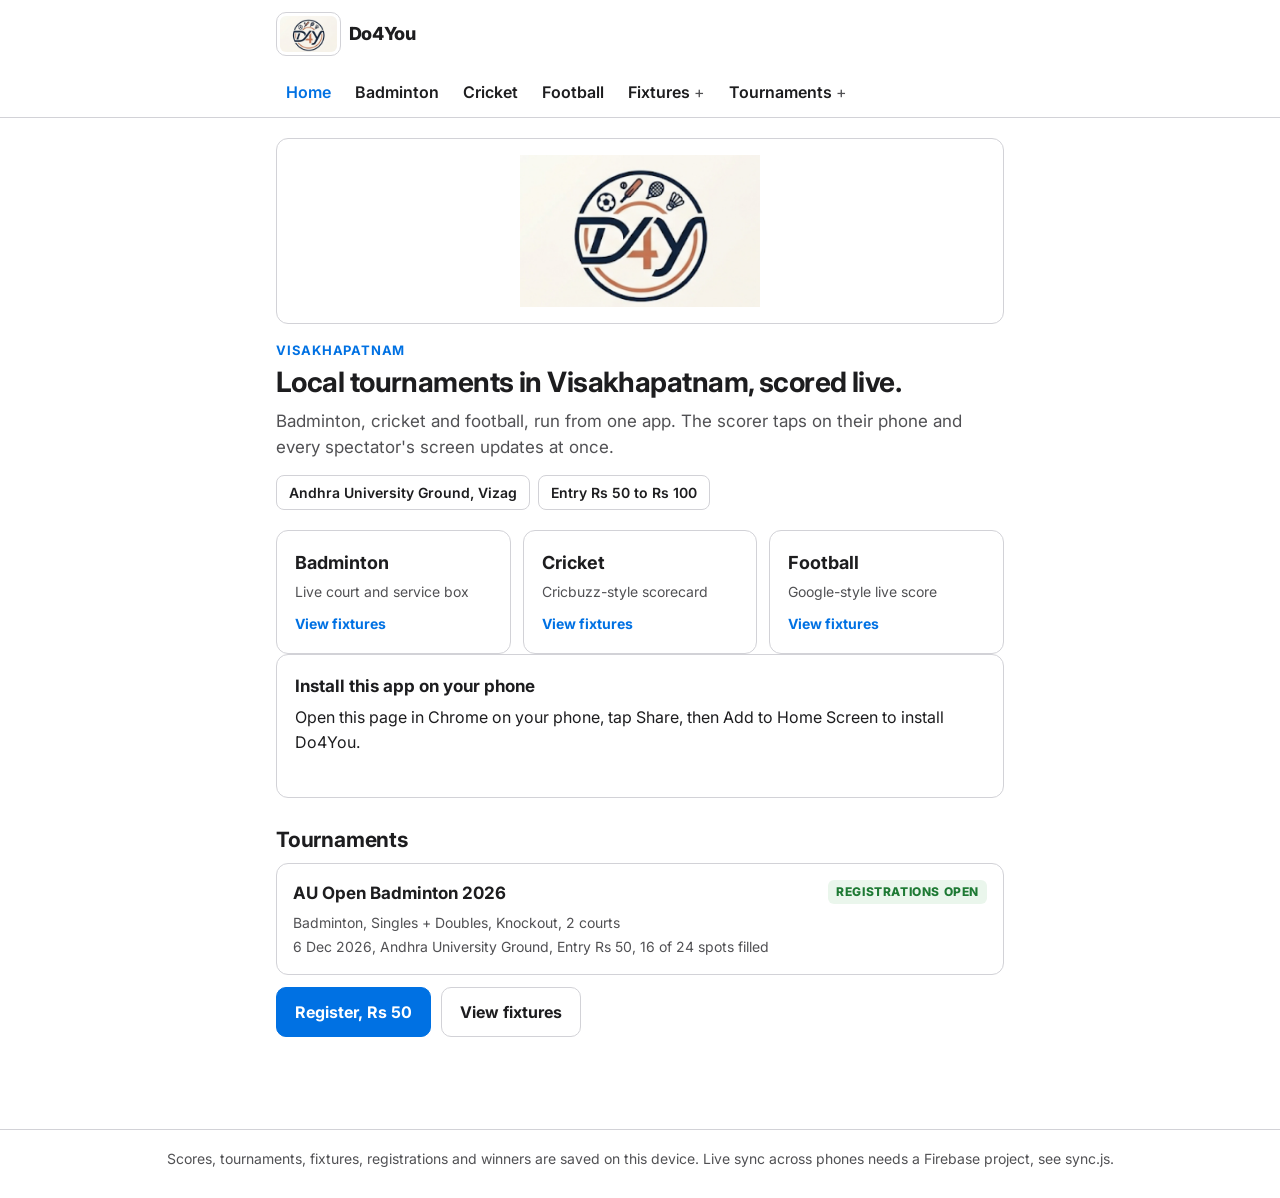
<file: index.html>
<!DOCTYPE html>
<html lang="en">
<head>
<meta charset="utf-8">
<meta name="viewport" content="width=device-width, initial-scale=1">
<link rel="manifest" href="manifest.json">
<meta name="theme-color" content="#0071E3">
<meta name="mobile-web-app-capable" content="yes">
<meta name="apple-mobile-web-app-capable" content="yes">
<meta name="apple-mobile-web-app-title" content="Do4You">
<link rel="apple-touch-icon" href="icon-192.png">
<link rel="icon" href="icon-192.png">
<title>Home, Do4You</title>
<link rel="preconnect" href="https://fonts.googleapis.com">
<link rel="preconnect" href="https://fonts.gstatic.com" crossorigin>
<link href="https://fonts.googleapis.com/css2?family=Inter:wght@400;600;700;800&display=swap" rel="stylesheet">
<link rel="stylesheet" href="style.css">
</head>
<body>
<header class="site-header">
  <div class="header-inner">
    <a class="brand" href="index.html"><img src="logo.png" alt="" class="brand-mark"> Do4You</a>
    <button class="menu-btn" id="menuBtn" type="button">Menu</button>
  </div>
  <nav class="site-nav" id="siteNav">
    <a href="index.html" class="active">Home</a>
    <a href="badminton-fixtures.html">Badminton</a>
    <a href="cricket-fixtures.html">Cricket</a>
    <a href="football-fixtures.html">Football</a>
    <details class="nav-drop">
      <summary>Fixtures</summary>
      <div class="nav-drop-menu">
        <a href="badminton-fixtures.html">Badminton Fixtures</a>
        <a href="cricket-fixtures.html">Cricket Fixtures</a>
        <a href="football-fixtures.html">Football Fixtures</a>
      </div>
    </details>
    <details class="nav-drop nav-tournaments">
      <summary>Tournaments</summary>
      <div class="nav-drop-menu">
        <a href="badminton-tournaments.html">Badminton Tournaments</a>
        <a href="cricket-tournaments.html">Cricket Tournaments</a>
        <a href="football-tournaments.html">Football Tournaments</a>
      </div>
    </details>
    <a href="join-tournament.html" class="nav-player">Join Tournament</a>
    <a href="my-team.html" class="nav-player">My Team</a>
    <span class="nav-user hidden" id="navUser"><span id="navUserText"></span> <button type="button" id="navLogout">Log out</button></span>
  </nav>
</header>

<main class="page">
  <div class="page-head">
    <div class="logo-card"><img src="logo.png" alt="Do4You" class="logo-lockup"></div>
    <p class="eyebrow">Visakhapatnam</p>
    <h1>Local tournaments in Visakhapatnam, scored live.</h1>
    <p class="lead">Badminton, cricket and football, run from one app. The scorer taps on their phone and every spectator's screen updates at once.</p>
    <div class="chip-row">
      <span class="chip">Andhra University Ground, Vizag</span>
      <span class="chip">Entry Rs 50 to Rs 100</span>
    </div>
  </div>

  <div class="sport-grid">
    <a class="sport-card" href="badminton-fixtures.html">
      <h3>Badminton</h3>
      <p>Live court and service box</p>
      <span class="go">View fixtures</span>
    </a>
    <a class="sport-card" href="cricket-fixtures.html">
      <h3>Cricket</h3>
      <p>Cricbuzz-style scorecard</p>
      <span class="go">View fixtures</span>
    </a>
    <a class="sport-card" href="football-fixtures.html">
      <h3>Football</h3>
      <p>Google-style live score</p>
      <span class="go">View fixtures</span>
    </a>
  </div>

  <div class="card player-only hidden" id="playerHomeCard">
    <h3>Your tournaments</h3>
    <p>Join a tournament with its Tournament ID, then create your team and add your players.</p>
    <div class="btn-row">
      <a class="btn" href="join-tournament.html">Join a tournament</a>
      <a class="btn btn-secondary" href="my-team.html">My team</a>
    </div>
    <div id="playerJoinedList"></div>
  </div>

  <div class="card" id="installHint">
    <h3>Install this app on your phone</h3>
    <p id="installNote">Open this page in Chrome on your phone, tap Share, then Add to Home Screen to install Do4You.</p>
    <div class="btn-row">
      <button class="btn hidden" type="button" id="installBtn">Install app</button>
    </div>
  </div>

  <div id="homeTournaments"></div>

  <h2>Tournaments</h2>
  <div class="row-item">
    <div class="row-main">
      <h3>AU Open Badminton 2026</h3>
      <p>Badminton, Singles + Doubles, Knockout, 2 courts</p>
      <p>6 Dec 2026, Andhra University Ground, Entry Rs 50, 16 of 24 spots filled</p>
    </div>
    <span class="tag tag-open">REGISTRATIONS OPEN</span>
  </div>
  <div class="btn-row">
    <a class="btn" href="badminton-tournaments.html">Register, Rs 50</a>
    <a class="btn btn-secondary" href="badminton-fixtures.html">View fixtures</a>
  </div>
</main>

<footer>Scores, tournaments, fixtures, registrations and winners are saved on this device. Live sync across phones needs a Firebase project, see sync.js.</footer>
<script src="firebase-config.js"></script>
<script src="sync.js"></script>
<script src="app.js"></script>
</body>
</html>
</file>
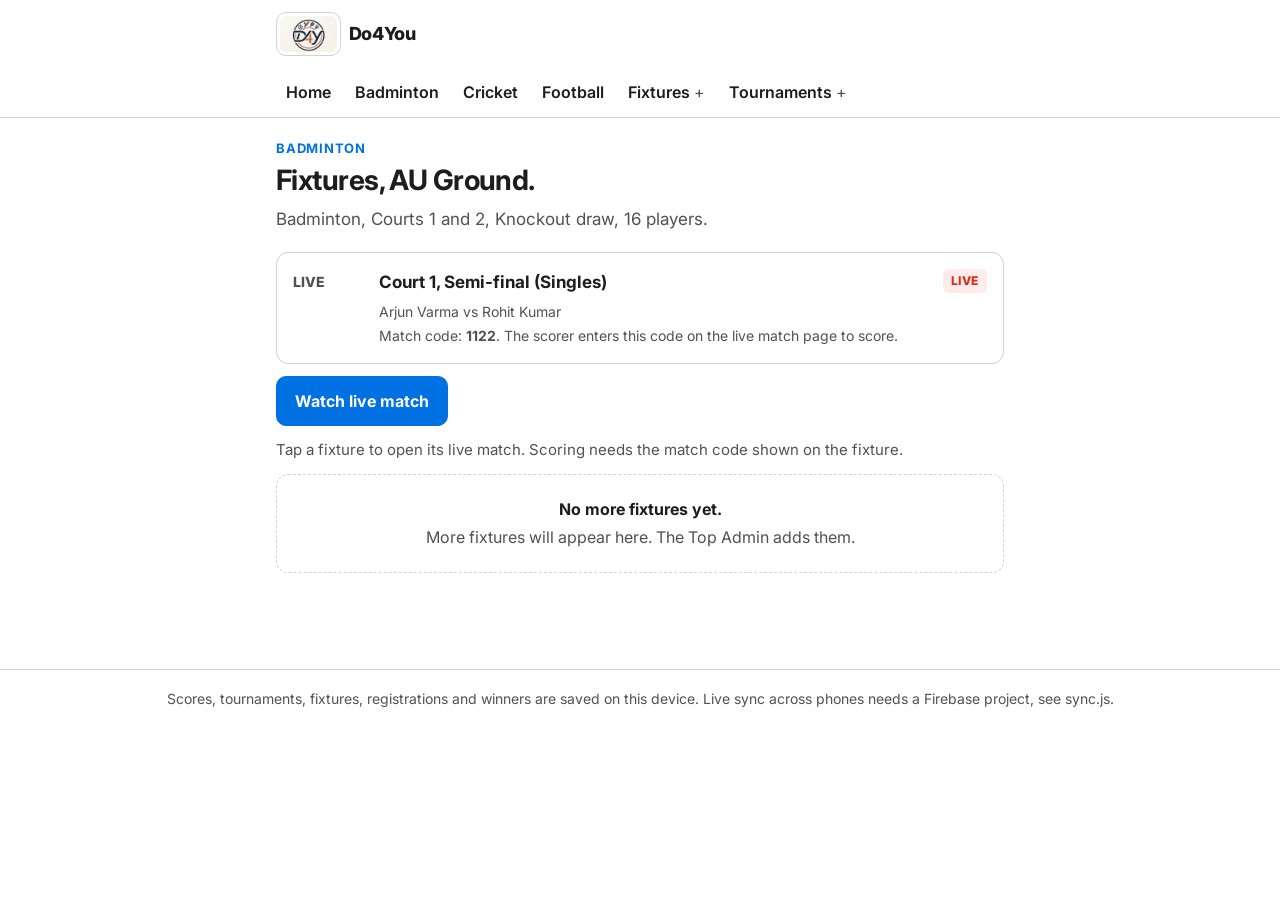
<file: badminton-fixtures.html>
<!DOCTYPE html>
<html lang="en">
<head>
<meta charset="utf-8">
<meta name="viewport" content="width=device-width, initial-scale=1">
<link rel="manifest" href="manifest.json">
<meta name="theme-color" content="#0071E3">
<meta name="mobile-web-app-capable" content="yes">
<meta name="apple-mobile-web-app-capable" content="yes">
<meta name="apple-mobile-web-app-title" content="Do4You">
<link rel="apple-touch-icon" href="icon-192.png">
<link rel="icon" href="icon-192.png">
<title>Badminton Fixtures, Do4You</title>
<link rel="preconnect" href="https://fonts.googleapis.com">
<link rel="preconnect" href="https://fonts.gstatic.com" crossorigin>
<link href="https://fonts.googleapis.com/css2?family=Inter:wght@400;600;700;800&display=swap" rel="stylesheet">
<link rel="stylesheet" href="style.css">
</head>
<body>
<header class="site-header">
  <div class="header-inner">
    <a class="brand" href="index.html"><img src="logo.png" alt="" class="brand-mark"> Do4You</a>
    <button class="menu-btn" id="menuBtn" type="button">Menu</button>
  </div>
  <nav class="site-nav" id="siteNav">
    <a href="index.html">Home</a>
    <a href="badminton-fixtures.html">Badminton</a>
    <a href="cricket-fixtures.html">Cricket</a>
    <a href="football-fixtures.html">Football</a>
    <details class="nav-drop">
      <summary>Fixtures</summary>
      <div class="nav-drop-menu">
        <a href="badminton-fixtures.html">Badminton Fixtures</a>
        <a href="cricket-fixtures.html">Cricket Fixtures</a>
        <a href="football-fixtures.html">Football Fixtures</a>
      </div>
    </details>
    <details class="nav-drop nav-tournaments">
      <summary>Tournaments</summary>
      <div class="nav-drop-menu">
        <a href="badminton-tournaments.html">Badminton Tournaments</a>
        <a href="cricket-tournaments.html">Cricket Tournaments</a>
        <a href="football-tournaments.html">Football Tournaments</a>
      </div>
    </details>
    <a href="join-tournament.html" class="nav-player">Join Tournament</a>
    <a href="my-team.html" class="nav-player">My Team</a>
    <span class="nav-user hidden" id="navUser"><span id="navUserText"></span> <button type="button" id="navLogout">Log out</button></span>
  </nav>
</header>

<main class="page" data-sport="badminton">
  <div class="page-head">
    <p class="eyebrow">Badminton</p>
    <h1>Fixtures, AU Ground.</h1>
    <p class="lead">Badminton, Courts 1 and 2, Knockout draw, 16 players.</p>
  </div>

  <a class="row-item row-link" href="badminton-live.html" data-sport="badminton" data-match-id="bm-example" data-match-code="1122">
    <div class="row-time">LIVE</div>
    <div class="row-main">
      <h3>Court 1, Semi-final (Singles)</h3>
      <p>Arjun Varma vs Rohit Kumar</p>
      <p>Match code: <strong>1122</strong>. The scorer enters this code on the live match page to score.</p>
    </div>
    <span class="tag tag-live">LIVE</span>
  </a>
  <div class="btn-row">
    <a class="btn" href="badminton-live.html">Watch live match</a>
  </div>
  <p class="meta">Tap a fixture to open its live match. Scoring needs the match code shown on the fixture.</p>
  <p class="meta hidden" id="fixtureWinner"></p>

  <div id="generatedFixtures"></div>

  <div class="empty">
    <strong>No more fixtures yet.</strong>
    More fixtures will appear here. The Top Admin adds them.
  </div>
</main>

<footer>Scores, tournaments, fixtures, registrations and winners are saved on this device. Live sync across phones needs a Firebase project, see sync.js.</footer>
<script src="firebase-config.js"></script>
<script src="sync.js"></script>
<script src="app.js"></script>
</body>
</html>
</file>
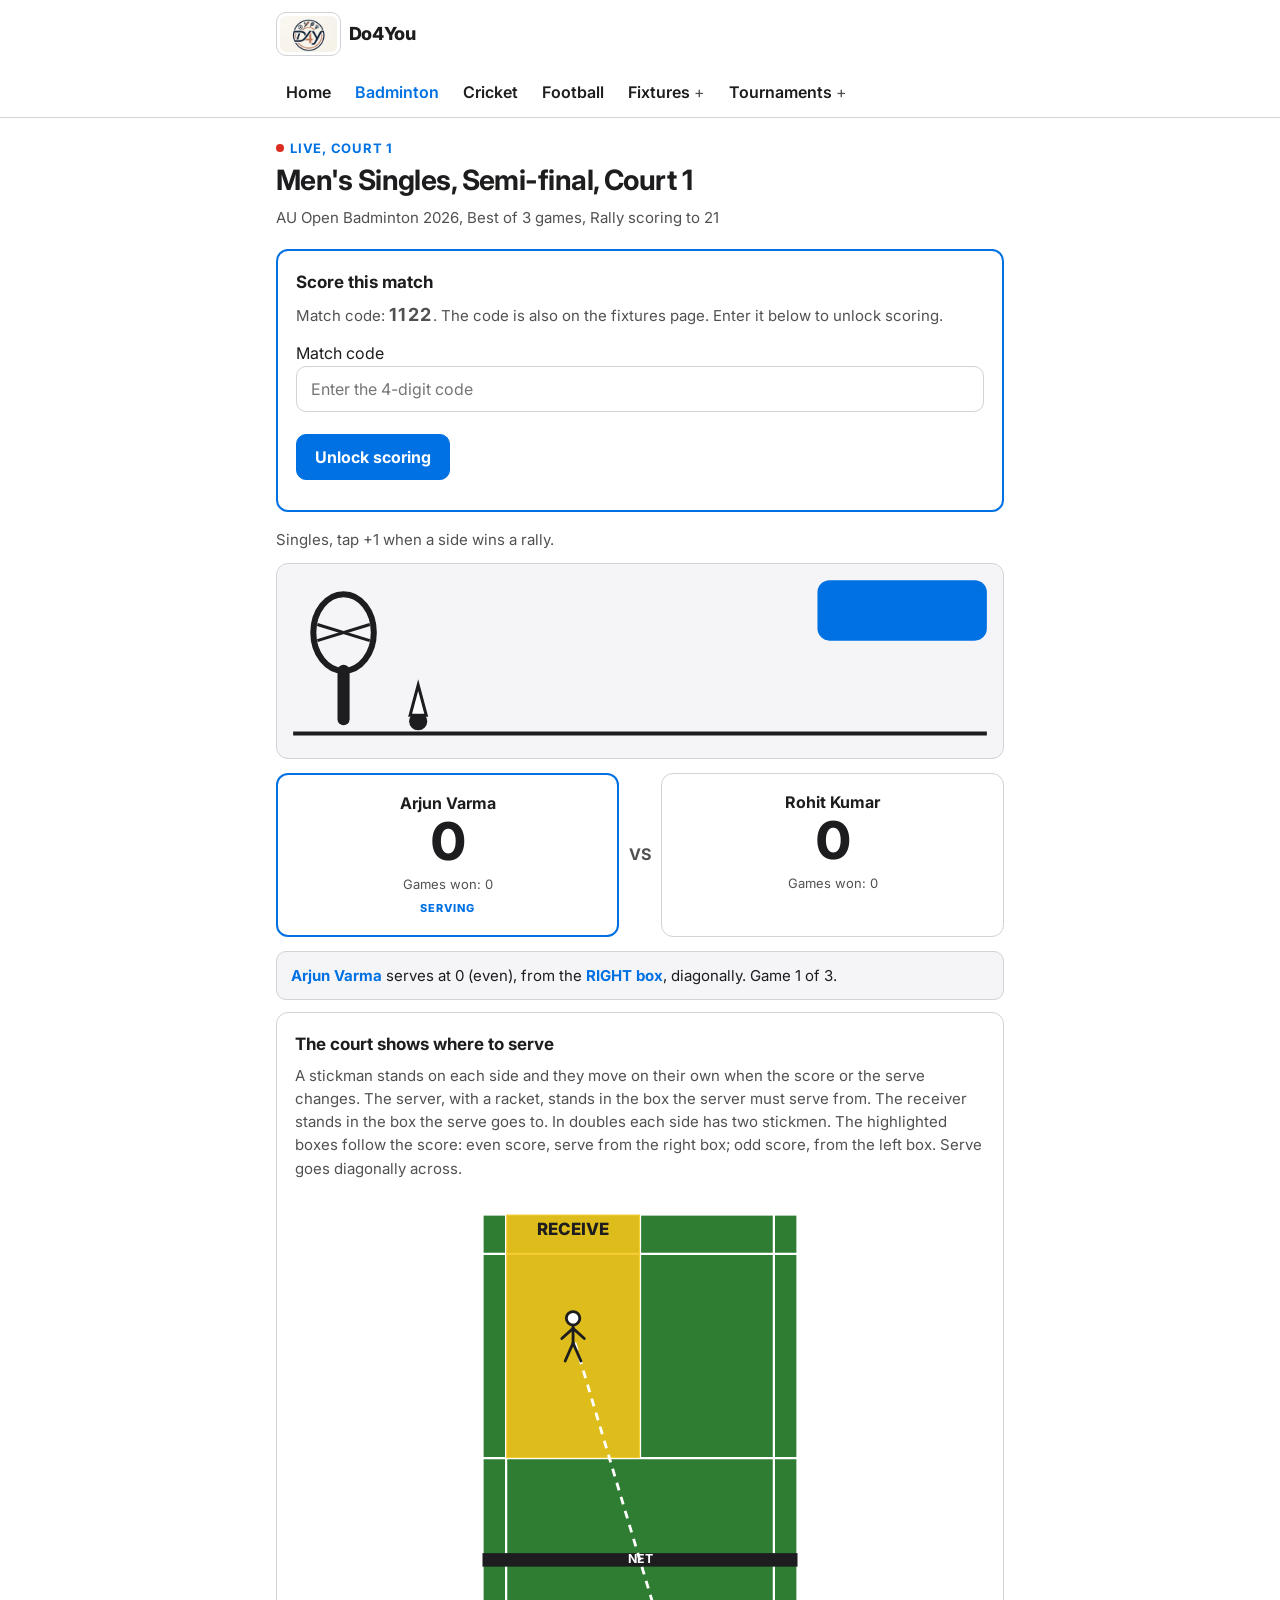
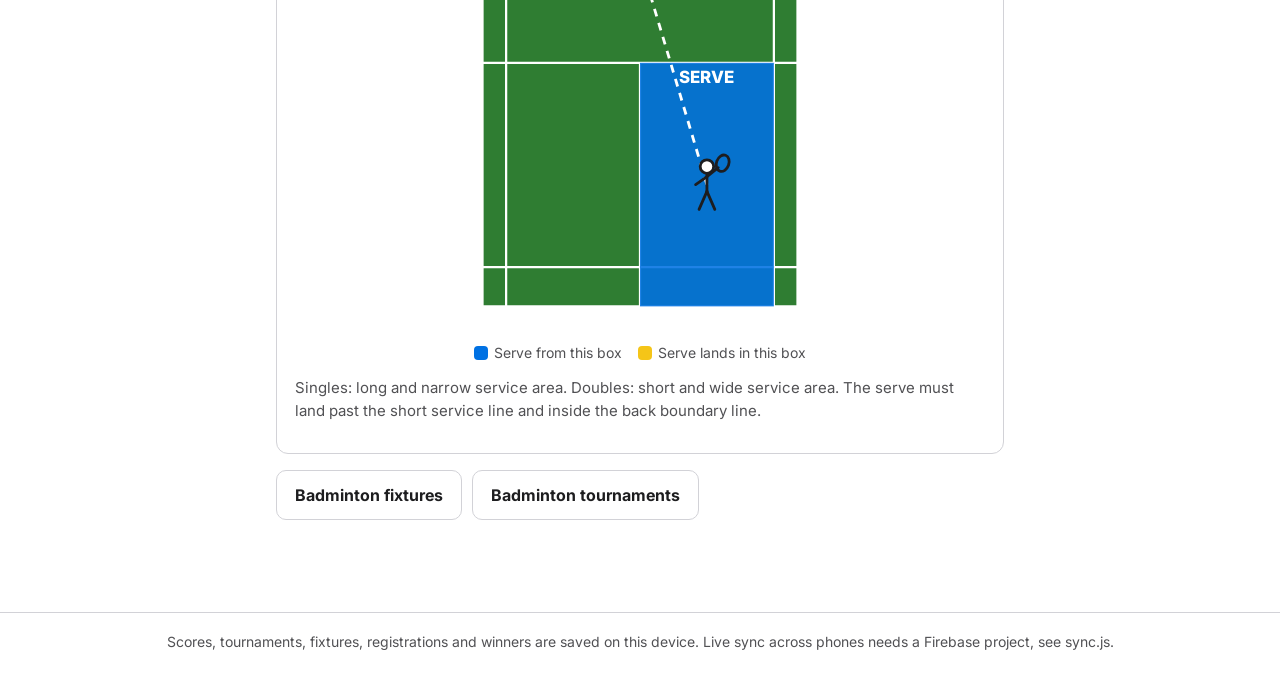
<file: badminton-live.html>
<!DOCTYPE html>
<html lang="en">
<head>
<meta charset="utf-8">
<meta name="viewport" content="width=device-width, initial-scale=1">
<link rel="manifest" href="manifest.json">
<meta name="theme-color" content="#0071E3">
<meta name="mobile-web-app-capable" content="yes">
<meta name="apple-mobile-web-app-capable" content="yes">
<meta name="apple-mobile-web-app-title" content="Do4You">
<link rel="apple-touch-icon" href="icon-192.png">
<link rel="icon" href="icon-192.png">
<title>Badminton Live, Do4You</title>
<link rel="preconnect" href="https://fonts.googleapis.com">
<link rel="preconnect" href="https://fonts.gstatic.com" crossorigin>
<link href="https://fonts.googleapis.com/css2?family=Inter:wght@400;600;700;800&display=swap" rel="stylesheet">
<link rel="stylesheet" href="style.css">
</head>
<body>
<header class="site-header">
  <div class="header-inner">
    <a class="brand" href="index.html"><img src="logo.png" alt="" class="brand-mark"> Do4You</a>
    <button class="menu-btn" id="menuBtn" type="button">Menu</button>
  </div>
  <nav class="site-nav" id="siteNav">
    <a href="index.html">Home</a>
    <a href="badminton-fixtures.html" class="active">Badminton</a>
    <a href="cricket-fixtures.html">Cricket</a>
    <a href="football-fixtures.html">Football</a>
    <details class="nav-drop">
      <summary>Fixtures</summary>
      <div class="nav-drop-menu">
        <a href="badminton-fixtures.html">Badminton Fixtures</a>
        <a href="cricket-fixtures.html">Cricket Fixtures</a>
        <a href="football-fixtures.html">Football Fixtures</a>
      </div>
    </details>
    <details class="nav-drop nav-tournaments">
      <summary>Tournaments</summary>
      <div class="nav-drop-menu">
        <a href="badminton-tournaments.html">Badminton Tournaments</a>
        <a href="cricket-tournaments.html">Cricket Tournaments</a>
        <a href="football-tournaments.html">Football Tournaments</a>
      </div>
    </details>
    <a href="join-tournament.html" class="nav-player">Join Tournament</a>
    <a href="my-team.html" class="nav-player">My Team</a>
    <span class="nav-user hidden" id="navUser"><span id="navUserText"></span> <button type="button" id="navLogout">Log out</button></span>
  </nav>
</header>

<main class="page">
  <div class="page-head">
    <p class="eyebrow"><span class="dot"></span>Live, Court 1</p>
    <h1 id="bmMatchTitle">Men's Singles, Semi-final, Court 1</h1>
    <p class="meta">AU Open Badminton 2026, Best of 3 games, Rally scoring to 21</p>
  </div>

  <div class="card code-box scorer-only" id="bmCodeBox">
    <h3>Score this match</h3>
    <p class="meta code-shown">Match code: <strong id="bmCodeShown">1122</strong>. The code is also on the fixtures page. Enter it below to unlock scoring.</p>
    <label for="bmCodeInput">Match code</label>
    <input type="text" id="bmCodeInput" inputmode="numeric" placeholder="Enter the 4-digit code" autocomplete="off">
    <div class="btn-row"><button type="button" class="btn" id="bmCodeBtn">Unlock scoring</button></div>
    <p class="code-msg hidden" id="bmCodeMsg"></p>
  </div>
  <p class="note hidden" id="bmCodeUnlocked">Scoring unlocked for this match.</p>

  <div class="toggle-row scorer-only">
    <button type="button" class="toggle-btn on" id="bmSinglesBtn">Singles</button>
    <button type="button" class="toggle-btn" id="bmDoublesBtn">Doubles</button>
  </div>
  <p class="meta"><span id="bmModeLabel">Singles</span>, tap +1 when a side wins a rally.</p>

  <div class="anim-stage" id="bmAnimStage" aria-hidden="true">
    <svg class="anim-svg" viewBox="0 0 360 96" role="img" aria-label="Badminton point animation">
      <line x1="8" y1="84" x2="352" y2="84" stroke="#1D1D1F" stroke-width="2"></line>
      <g id="bmRacket">
        <rect x="30" y="50" width="6" height="30" rx="3" fill="#1D1D1F"></rect>
        <ellipse cx="33" cy="34" rx="15" ry="19" fill="none" stroke="#1D1D1F" stroke-width="3"></ellipse>
        <line x1="20" y1="30" x2="46" y2="38" stroke="#1D1D1F" stroke-width="1.5"></line>
        <line x1="20" y1="38" x2="46" y2="30" stroke="#1D1D1F" stroke-width="1.5"></line>
      </g>
      <g id="bmCock">
        <circle cx="70" cy="78" r="4.5" fill="#1D1D1F"></circle>
        <polygon points="66,75 74,75 70,60" fill="#FFFFFF" stroke="#1D1D1F" stroke-width="1.5"></polygon>
      </g>
      <rect x="268" y="8" width="84" height="30" rx="6" fill="#0071E3"></rect>
      <text id="bmBoardText" x="310" y="29" fill="#FFFFFF" font-size="16" font-weight="800" text-anchor="middle">+1</text>
    </svg>
  </div>

  <div class="scoreboard">
    <div class="player-card serving" id="bmCardA">
      <div class="player-name" id="bmNameA">Arjun Varma</div>
      <div class="player-score" id="bmScoreA">0</div>
      <div class="player-sub" id="bmGamesA">Games won: 0</div>
      <div class="serve-tag" id="bmServeA">SERVING</div>
    </div>
    <div class="vs">VS</div>
    <div class="player-card" id="bmCardB">
      <div class="player-name" id="bmNameB">Rohit Kumar</div>
      <div class="player-score" id="bmScoreB">0</div>
      <div class="player-sub" id="bmGamesB">Games won: 0</div>
      <div class="serve-tag" id="bmServeB" style="visibility:hidden">SERVING</div>
    </div>
  </div>

  <p class="serve-line" id="bmServeLine"></p>
  <p class="toast hidden" id="bmResult"></p>
  <div class="success-box hidden" id="bmWinnerBanner"></div>

  <div class="btn-row scorer-only">
    <button type="button" class="btn" id="bmPlusA">+1 Arjun</button>
    <button type="button" class="btn" id="bmPlusB">+1 Rohit</button>
  </div>
  <div class="btn-row scorer-only">
    <button type="button" class="btn btn-secondary" id="bmUndo">Undo last point</button>
    <button type="button" class="btn btn-secondary" id="bmFinish">Finish match</button>
  </div>
  <p class="note hidden" id="watchNote">You are watching as a Player. Log in as Admin / Scorer to score this match.</p>

  <div class="card topadmin-only hidden" id="bmAnnounce">
    <h3>Announce the winner, Top Admin only</h3>
    <p class="meta">Shown after the match is finished. The winner shows on this match page, the fixtures page and the tournament page.</p>
    <label for="bmWinnerSelect">Winner</label>
    <select id="bmWinnerSelect"></select>
    <div class="btn-row">
      <button type="button" class="btn" id="bmAnnounceBtn">Announce winner</button>
    </div>
    <p class="toast hidden" id="bmAnnounceMsg"></p>
  </div>

  <div class="card">
    <h3>The court shows where to serve</h3>
    <p class="meta">A stickman stands on each side and they move on their own when the score or the serve changes. The server, with a racket, stands in the box the server must serve from. The receiver stands in the box the serve goes to. In doubles each side has two stickmen. The highlighted boxes follow the score: even score, serve from the right box; odd score, from the left box. Serve goes diagonally across.</p>
    <div class="court-wrap">
      <svg id="courtSvg" class="court-svg" viewBox="0 0 320 660" role="img" aria-label="Badminton court diagram showing the service boxes">
        <rect x="20" y="20" width="280" height="615" fill="#2F7D32"></rect>
        <rect x="20" y="20" width="280" height="615" fill="none" stroke="#FFFFFF" stroke-width="2"></rect>
        <line x1="41" y1="20" x2="41" y2="635" stroke="#FFFFFF" stroke-width="2"></line>
        <line x1="279" y1="20" x2="279" y2="635" stroke="#FFFFFF" stroke-width="2"></line>
        <line x1="20" y1="236.5" x2="300" y2="236.5" stroke="#FFFFFF" stroke-width="2"></line>
        <line x1="20" y1="418.5" x2="300" y2="418.5" stroke="#FFFFFF" stroke-width="2"></line>
        <line x1="20" y1="55" x2="300" y2="55" stroke="#FFFFFF" stroke-width="2"></line>
        <line x1="20" y1="600" x2="300" y2="600" stroke="#FFFFFF" stroke-width="2"></line>
        <line x1="160" y1="20" x2="160" y2="236.5" stroke="#FFFFFF" stroke-width="2"></line>
        <line x1="160" y1="418.5" x2="160" y2="635" stroke="#FFFFFF" stroke-width="2"></line>
        <rect x="20" y="321" width="280" height="12" fill="#1D1D1F"></rect>
        <text x="160" y="330" fill="#FFFFFF" font-size="11" font-weight="700" text-anchor="middle">NET</text>
        <rect id="serveBox" fill="#0071E3" opacity="0.88"></rect>
        <rect id="receiveBox" fill="#F5C518" opacity="0.88"></rect>
        <line id="serveArrow" stroke="#FFFFFF" stroke-width="2.5" stroke-dasharray="7 6"></line>
        <text id="serveLabel" fill="#FFFFFF" font-size="15" font-weight="800" text-anchor="middle">SERVE</text>
        <text id="receiveLabel" fill="#1D1D1F" font-size="15" font-weight="800" text-anchor="middle">RECEIVE</text>
        <g id="bmStickServer" class="court-stick" stroke="#1D1D1F" stroke-width="2.5" stroke-linecap="round" fill="none">
          <circle cx="0" cy="-16" r="6" fill="#FFFFFF"></circle>
          <line x1="0" y1="-10" x2="0" y2="6"></line>
          <line x1="0" y1="-7" x2="-10" y2="0"></line>
          <line x1="0" y1="-7" x2="10" y2="-15"></line>
          <ellipse cx="14" cy="-19" rx="5.5" ry="7.5" transform="rotate(20 14 -19)"></ellipse>
          <line x1="0" y1="6" x2="-7" y2="22"></line>
          <line x1="0" y1="6" x2="7" y2="22"></line>
        </g>
        <g id="bmStickPartner" class="court-stick" stroke="#1D1D1F" stroke-width="2.5" stroke-linecap="round" fill="none" style="display:none">
          <circle cx="0" cy="-16" r="6" fill="#FFFFFF"></circle>
          <line x1="0" y1="-10" x2="0" y2="6"></line>
          <line x1="0" y1="-7" x2="-10" y2="2"></line>
          <line x1="0" y1="-7" x2="10" y2="2"></line>
          <line x1="0" y1="6" x2="-7" y2="22"></line>
          <line x1="0" y1="6" x2="7" y2="22"></line>
        </g>
        <g id="bmStickReceiver" class="court-stick" stroke="#1D1D1F" stroke-width="2.5" stroke-linecap="round" fill="none" style="display:none">
          <circle cx="0" cy="-16" r="6" fill="#FFFFFF"></circle>
          <line x1="0" y1="-10" x2="0" y2="6"></line>
          <line x1="0" y1="-7" x2="-10" y2="2"></line>
          <line x1="0" y1="-7" x2="10" y2="2"></line>
          <line x1="0" y1="6" x2="-7" y2="22"></line>
          <line x1="0" y1="6" x2="7" y2="22"></line>
        </g>
        <g id="bmStickReceiverPartner" class="court-stick" stroke="#1D1D1F" stroke-width="2.5" stroke-linecap="round" fill="none" style="display:none">
          <circle cx="0" cy="-16" r="6" fill="#FFFFFF"></circle>
          <line x1="0" y1="-10" x2="0" y2="6"></line>
          <line x1="0" y1="-7" x2="-10" y2="2"></line>
          <line x1="0" y1="-7" x2="10" y2="2"></line>
          <line x1="0" y1="6" x2="-7" y2="22"></line>
          <line x1="0" y1="6" x2="7" y2="22"></line>
        </g>
      </svg>
    </div>
    <div class="legend">
      <span><span class="swatch swatch-blue"></span>Serve from this box</span>
      <span><span class="swatch swatch-yellow"></span>Serve lands in this box</span>
    </div>
    <p class="meta" style="margin-top:12px">Singles: long and narrow service area. Doubles: short and wide service area. The serve must land past the short service line and inside the back boundary line.</p>
  </div>

  <div class="btn-row">
    <a class="btn btn-secondary" href="badminton-fixtures.html">Badminton fixtures</a>
    <a class="btn btn-secondary" href="badminton-tournaments.html">Badminton tournaments</a>
  </div>
</main>

<footer>Scores, tournaments, fixtures, registrations and winners are saved on this device. Live sync across phones needs a Firebase project, see sync.js.</footer>
<script src="firebase-config.js"></script>
<script src="sync.js"></script>
<script src="app.js"></script>
</body>
</html>
</file>
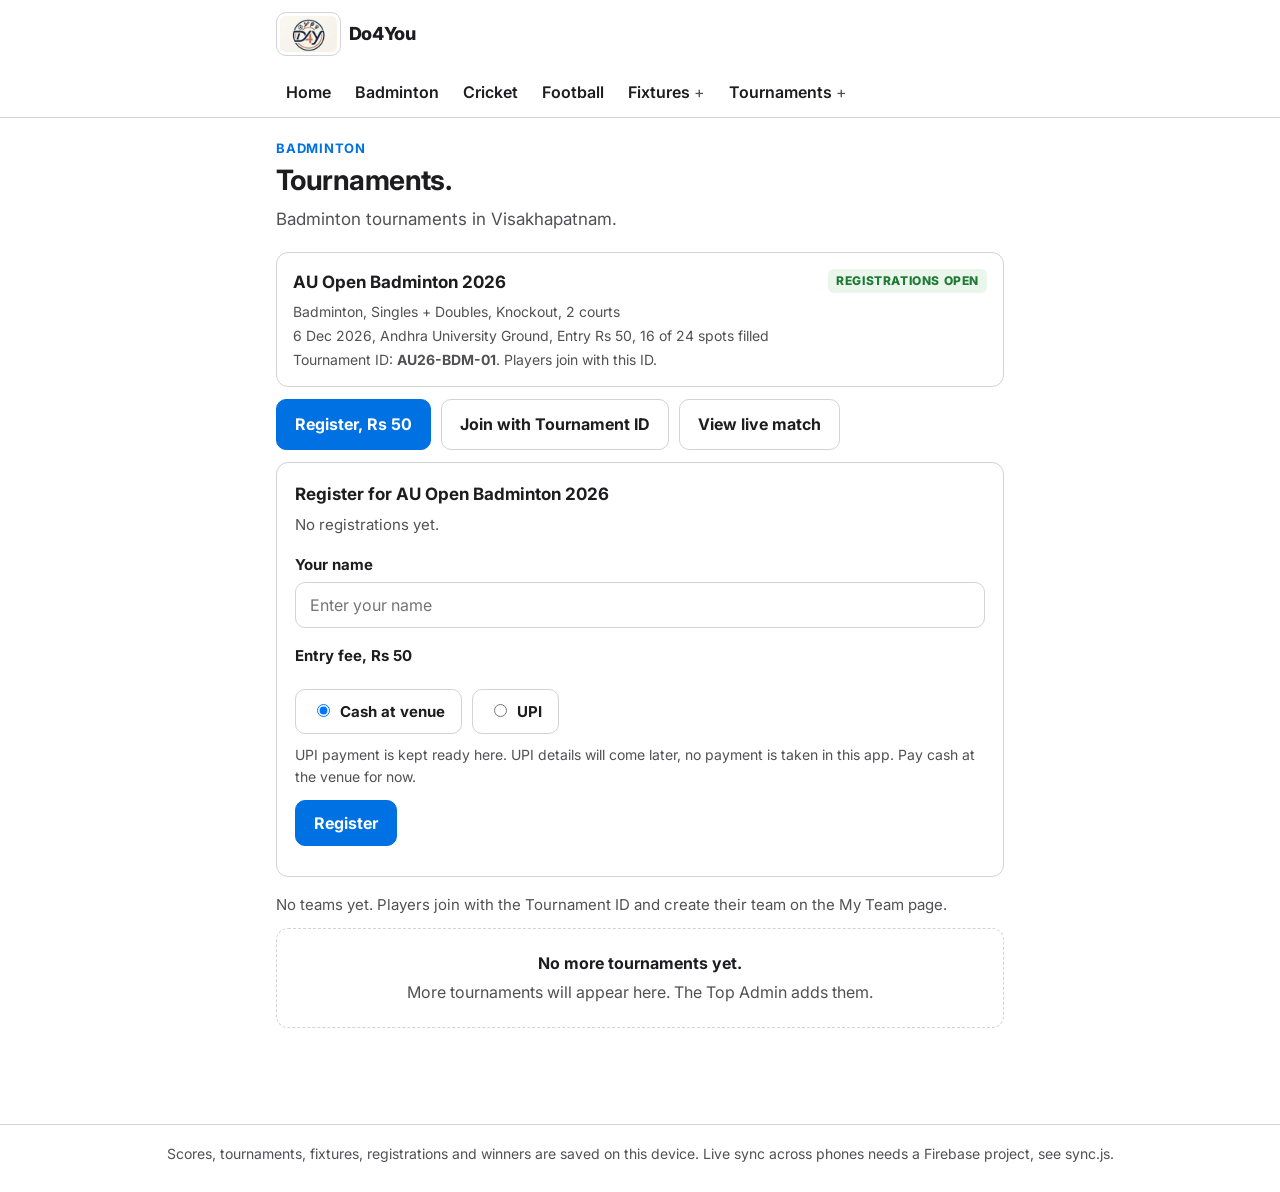
<file: badminton-tournaments.html>
<!DOCTYPE html>
<html lang="en">
<head>
<meta charset="utf-8">
<meta name="viewport" content="width=device-width, initial-scale=1">
<link rel="manifest" href="manifest.json">
<meta name="theme-color" content="#0071E3">
<meta name="mobile-web-app-capable" content="yes">
<meta name="apple-mobile-web-app-capable" content="yes">
<meta name="apple-mobile-web-app-title" content="Do4You">
<link rel="apple-touch-icon" href="icon-192.png">
<link rel="icon" href="icon-192.png">
<title>Badminton Tournaments, Do4You</title>
<link rel="preconnect" href="https://fonts.googleapis.com">
<link rel="preconnect" href="https://fonts.gstatic.com" crossorigin>
<link href="https://fonts.googleapis.com/css2?family=Inter:wght@400;600;700;800&display=swap" rel="stylesheet">
<link rel="stylesheet" href="style.css">
</head>
<body>
<header class="site-header">
  <div class="header-inner">
    <a class="brand" href="index.html"><img src="logo.png" alt="" class="brand-mark"> Do4You</a>
    <button class="menu-btn" id="menuBtn" type="button">Menu</button>
  </div>
  <nav class="site-nav" id="siteNav">
    <a href="index.html">Home</a>
    <a href="badminton-fixtures.html">Badminton</a>
    <a href="cricket-fixtures.html">Cricket</a>
    <a href="football-fixtures.html">Football</a>
    <details class="nav-drop">
      <summary>Fixtures</summary>
      <div class="nav-drop-menu">
        <a href="badminton-fixtures.html">Badminton Fixtures</a>
        <a href="cricket-fixtures.html">Cricket Fixtures</a>
        <a href="football-fixtures.html">Football Fixtures</a>
      </div>
    </details>
    <details class="nav-drop nav-tournaments">
      <summary>Tournaments</summary>
      <div class="nav-drop-menu">
        <a href="badminton-tournaments.html">Badminton Tournaments</a>
        <a href="cricket-tournaments.html">Cricket Tournaments</a>
        <a href="football-tournaments.html">Football Tournaments</a>
      </div>
    </details>
    <a href="join-tournament.html" class="nav-player">Join Tournament</a>
    <a href="my-team.html" class="nav-player">My Team</a>
    <span class="nav-user hidden" id="navUser"><span id="navUserText"></span> <button type="button" id="navLogout">Log out</button></span>
  </nav>
</header>

<main class="page" data-sport="badminton">
  <div class="card hidden" id="roleGate">
    <h3>Top Admin only</h3>
    <p>Only the Top Admin can see tournaments and create them. You are logged in as Admin / Scorer. Fixtures and live matches are yours to score.</p>
    <div class="btn-row"><a class="btn" href="index.html">Go to Home</a></div>
  </div>
  <div class="page-head">
    <p class="eyebrow">Badminton</p>
    <h1>Tournaments.</h1>
    <p class="lead">Badminton tournaments in Visakhapatnam.</p>
  </div>

  <div class="btn-row topadmin-only">
    <a class="btn" href="create-tournament.html">Create Tournament</a>
  </div>

  <div class="row-item">
    <div class="row-main">
      <h3>AU Open Badminton 2026</h3>
      <p>Badminton, Singles + Doubles, Knockout, 2 courts</p>
      <p>6 Dec 2026, Andhra University Ground, Entry Rs 50, 16 of 24 spots filled</p>
      <p>Tournament ID: <strong>AU26-BDM-01</strong>. Players join with this ID.</p>
    </div>
    <span class="tag tag-open">REGISTRATIONS OPEN</span>
  </div>
  <div class="btn-row">
    <a class="btn" href="#register-badminton">Register, Rs 50</a>
    <a class="btn btn-secondary" href="join-tournament.html">Join with Tournament ID</a>
    <a class="btn btn-secondary" href="badminton-live.html">View live match</a>
  </div>

  <div class="success-box hidden" id="tournamentWinner"></div>

  <div class="card" id="register-badminton">
    <h3>Register for AU Open Badminton 2026</h3>
    <div class="reg-list" id="exampleRegList"></div>
    <form class="reg-form" data-tournament="AU Open Badminton 2026" data-sport="badminton">
      <label>Your name</label>
      <input type="text" class="reg-name" placeholder="Enter your name">
      <label>Entry fee, Rs 50</label>
      <div class="radio-row">
        <label class="radio-pill"><input type="radio" name="pay" value="Cash at venue" checked> Cash at venue</label>
        <label class="radio-pill"><input type="radio" name="pay" value="UPI"> UPI</label>
      </div>
      <p class="help">UPI payment is kept ready here. UPI details will come later, no payment is taken in this app. Pay cash at the venue for now.</p>
      <div class="btn-row"><button class="btn" type="submit">Register</button></div>
      <p class="toast hidden reg-msg"></p>
    </form>
  </div>

  <div id="exampleTeams"></div>

  <div id="savedTournaments" class="hidden"></div>

  <div class="empty">
    <strong>No more tournaments yet.</strong>
    More tournaments will appear here. The Top Admin adds them.
  </div>
</main>

<footer>Scores, tournaments, fixtures, registrations and winners are saved on this device. Live sync across phones needs a Firebase project, see sync.js.</footer>
<script src="firebase-config.js"></script>
<script src="sync.js"></script>
<script src="app.js"></script>
</body>
</html>
</file>
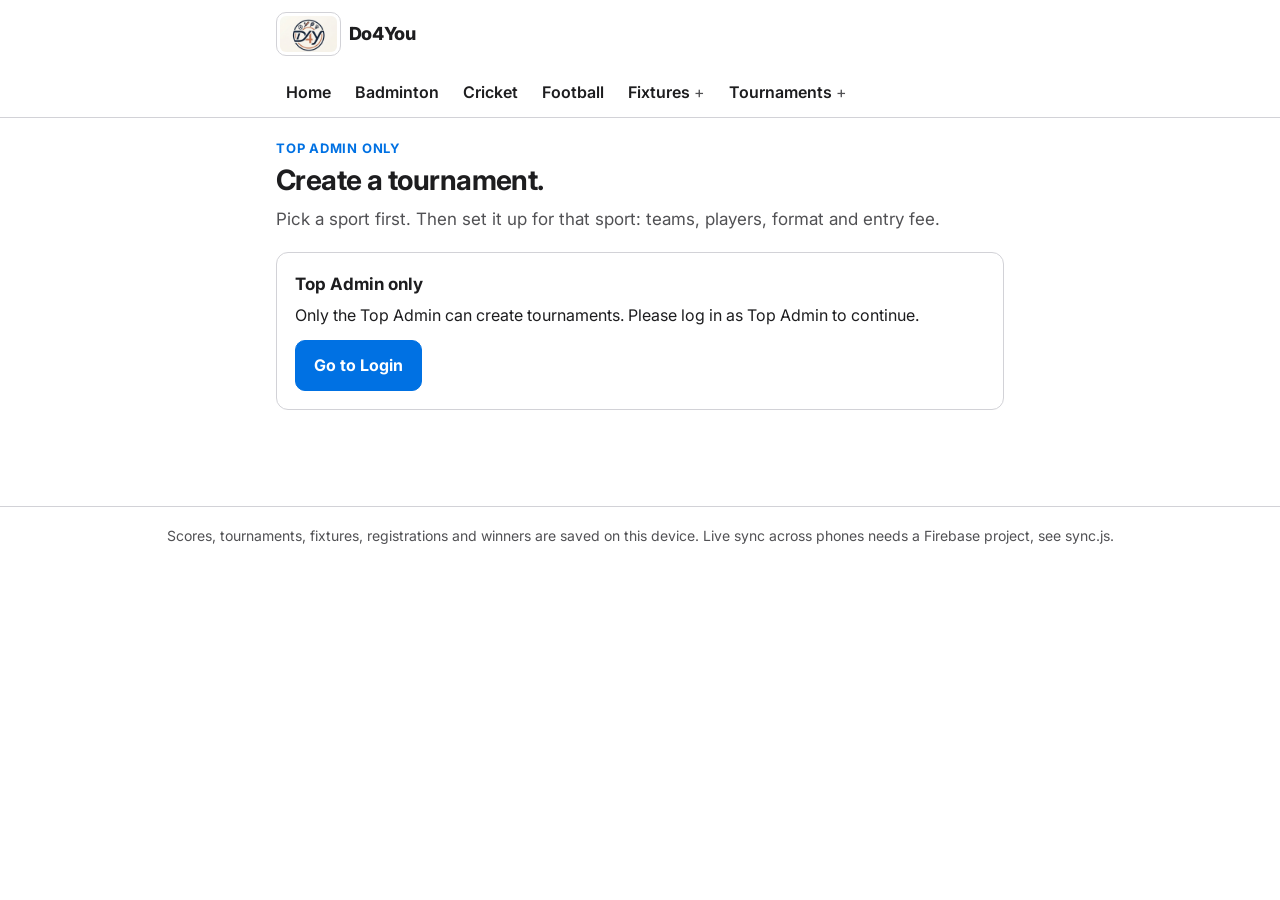
<file: create-tournament.html>
<!DOCTYPE html>
<html lang="en">
<head>
<meta charset="utf-8">
<meta name="viewport" content="width=device-width, initial-scale=1">
<link rel="manifest" href="manifest.json">
<meta name="theme-color" content="#0071E3">
<meta name="mobile-web-app-capable" content="yes">
<meta name="apple-mobile-web-app-capable" content="yes">
<meta name="apple-mobile-web-app-title" content="Do4You">
<link rel="apple-touch-icon" href="icon-192.png">
<link rel="icon" href="icon-192.png">
<title>Create Tournament, Do4You</title>
<link rel="preconnect" href="https://fonts.googleapis.com">
<link rel="preconnect" href="https://fonts.gstatic.com" crossorigin>
<link href="https://fonts.googleapis.com/css2?family=Inter:wght@400;600;700;800&display=swap" rel="stylesheet">
<link rel="stylesheet" href="style.css">
</head>
<body>
<header class="site-header">
  <div class="header-inner">
    <a class="brand" href="index.html"><img src="logo.png" alt="" class="brand-mark"> Do4You</a>
    <button class="menu-btn" id="menuBtn" type="button">Menu</button>
  </div>
  <nav class="site-nav" id="siteNav">
    <a href="index.html">Home</a>
    <a href="badminton-fixtures.html">Badminton</a>
    <a href="cricket-fixtures.html">Cricket</a>
    <a href="football-fixtures.html">Football</a>
    <details class="nav-drop">
      <summary>Fixtures</summary>
      <div class="nav-drop-menu">
        <a href="badminton-fixtures.html">Badminton Fixtures</a>
        <a href="cricket-fixtures.html">Cricket Fixtures</a>
        <a href="football-fixtures.html">Football Fixtures</a>
      </div>
    </details>
    <details class="nav-drop nav-tournaments">
      <summary>Tournaments</summary>
      <div class="nav-drop-menu">
        <a href="badminton-tournaments.html">Badminton Tournaments</a>
        <a href="cricket-tournaments.html">Cricket Tournaments</a>
        <a href="football-tournaments.html">Football Tournaments</a>
      </div>
    </details>
    <a href="join-tournament.html" class="nav-player">Join Tournament</a>
    <a href="my-team.html" class="nav-player">My Team</a>
    <span class="nav-user hidden" id="navUser"><span id="navUserText"></span> <button type="button" id="navLogout">Log out</button></span>
  </nav>
</header>

<main class="page">
  <div class="page-head">
    <p class="eyebrow">Top Admin only</p>
    <h1>Create a tournament.</h1>
    <p class="lead">Pick a sport first. Then set it up for that sport: teams, players, format and entry fee.</p>
  </div>

  <div class="card hidden" id="ctGate">
    <h3>Top Admin only</h3>
    <p>Only the Top Admin can create tournaments. Please log in as Top Admin to continue.</p>
    <a class="btn" href="login.html">Go to Login</a>
  </div>

  <div class="success-box hidden" id="ctDone">
    <p id="ctDoneText"></p>
    <a class="btn" id="ctDoneLink" href="#">View tournaments</a>
  </div>

  <form id="ctForm" class="card">
    <label for="ctName">Tournament name</label>
    <input type="text" id="ctName" placeholder="Example: AU Open Badminton 2026">

    <label>Pick a sport</label>
    <div class="sport-pick">
      <button type="button" class="ct-sport" data-sport="badminton">Badminton</button>
      <button type="button" class="ct-sport" data-sport="cricket">Cricket</button>
      <button type="button" class="ct-sport" data-sport="football">Football</button>
    </div>

    <div id="ctBadminton" class="hidden">
      <label for="ctBmCats">Categories</label>
      <select id="ctBmCats">
        <option value="Singles">Singles</option>
        <option value="Doubles">Doubles</option>
        <option value="Singles + Doubles">Singles + Doubles</option>
      </select>
      <label for="ctBmPlayers">Number of players</label>
      <input type="number" id="ctBmPlayers" min="2" value="16">
      <label for="ctBmCourts">Number of courts</label>
      <input type="number" id="ctBmCourts" min="1" value="2">
    </div>

    <div id="ctCricket" class="hidden">
      <label for="ctCrTeams">Number of teams</label>
      <input type="number" id="ctCrTeams" min="2" value="8">
      <label for="ctCrPlayers">Players per team</label>
      <input type="number" id="ctCrPlayers" min="1" value="11">
      <label for="ctCrOvers">Overs per match</label>
      <input type="number" id="ctCrOvers" min="1" value="10">
    </div>

    <div id="ctFootball" class="hidden">
      <label for="ctFbTeams">Number of teams</label>
      <input type="number" id="ctFbTeams" min="2" value="8">
      <label for="ctFbSide">Players per side</label>
      <select id="ctFbSide">
        <option value="5-a-side">5-a-side</option>
        <option value="7-a-side">7-a-side</option>
        <option value="11-a-side">11-a-side</option>
      </select>
      <label for="ctFbDuration">Match duration (minutes)</label>
      <input type="number" id="ctFbDuration" min="10" value="60">
    </div>

    <div id="ctCommon" class="hidden">
      <label>Format</label>
      <div class="radio-row">
        <label class="radio-pill"><input type="radio" name="ctFormat" value="Knockout" checked> Knockout</label>
        <label class="radio-pill"><input type="radio" name="ctFormat" value="League"> League</label>
        <label class="radio-pill"><input type="radio" name="ctFormat" value="League + Knockout"> League + Knockout</label>
      </div>

      <label for="ctFee">Entry fee (Rs)</label>
      <input type="number" id="ctFee" min="0" value="50">

      <label for="ctVenue">Venue</label>
      <input type="text" id="ctVenue" value="Andhra University Ground, Visakhapatnam">

      <label for="ctDates">Dates</label>
      <input type="date" id="ctDates">

      <label for="ctFormLink">Google Forms registration link <span class="help">(optional, for later)</span></label>
      <input type="url" id="ctFormLink" placeholder="Paste your Google Forms link here">
      <p class="help">Leave this empty for now. Registration through Google Forms will be linked here later.</p>
    </div>

    <div class="btn-row">
      <button class="btn" type="submit">Create tournament</button>
    </div>
    <p class="help">Fixtures are generated automatically when you create a tournament, and appear on that sport's fixtures page.</p>
  </form>
</main>

<footer>Scores, tournaments, fixtures, registrations and winners are saved on this device. Live sync across phones needs a Firebase project, see sync.js.</footer>
<script src="firebase-config.js"></script>
<script src="sync.js"></script>
<script src="app.js"></script>
</body>
</html>
</file>
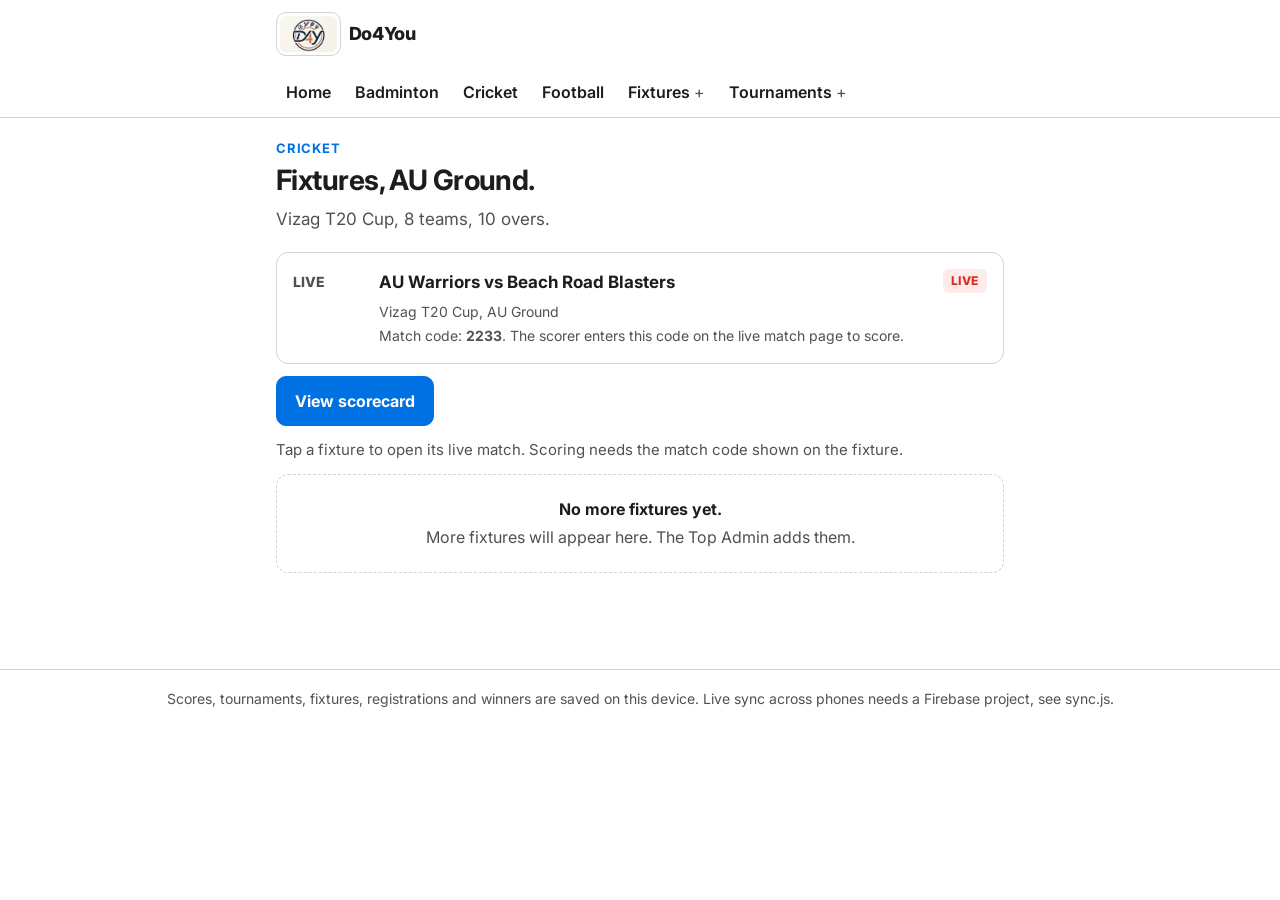
<file: cricket-fixtures.html>
<!DOCTYPE html>
<html lang="en">
<head>
<meta charset="utf-8">
<meta name="viewport" content="width=device-width, initial-scale=1">
<link rel="manifest" href="manifest.json">
<meta name="theme-color" content="#0071E3">
<meta name="mobile-web-app-capable" content="yes">
<meta name="apple-mobile-web-app-capable" content="yes">
<meta name="apple-mobile-web-app-title" content="Do4You">
<link rel="apple-touch-icon" href="icon-192.png">
<link rel="icon" href="icon-192.png">
<title>Cricket Fixtures, Do4You</title>
<link rel="preconnect" href="https://fonts.googleapis.com">
<link rel="preconnect" href="https://fonts.gstatic.com" crossorigin>
<link href="https://fonts.googleapis.com/css2?family=Inter:wght@400;600;700;800&display=swap" rel="stylesheet">
<link rel="stylesheet" href="style.css">
</head>
<body>
<header class="site-header">
  <div class="header-inner">
    <a class="brand" href="index.html"><img src="logo.png" alt="" class="brand-mark"> Do4You</a>
    <button class="menu-btn" id="menuBtn" type="button">Menu</button>
  </div>
  <nav class="site-nav" id="siteNav">
    <a href="index.html">Home</a>
    <a href="badminton-fixtures.html">Badminton</a>
    <a href="cricket-fixtures.html">Cricket</a>
    <a href="football-fixtures.html">Football</a>
    <details class="nav-drop">
      <summary>Fixtures</summary>
      <div class="nav-drop-menu">
        <a href="badminton-fixtures.html">Badminton Fixtures</a>
        <a href="cricket-fixtures.html">Cricket Fixtures</a>
        <a href="football-fixtures.html">Football Fixtures</a>
      </div>
    </details>
    <details class="nav-drop nav-tournaments">
      <summary>Tournaments</summary>
      <div class="nav-drop-menu">
        <a href="badminton-tournaments.html">Badminton Tournaments</a>
        <a href="cricket-tournaments.html">Cricket Tournaments</a>
        <a href="football-tournaments.html">Football Tournaments</a>
      </div>
    </details>
    <a href="join-tournament.html" class="nav-player">Join Tournament</a>
    <a href="my-team.html" class="nav-player">My Team</a>
    <span class="nav-user hidden" id="navUser"><span id="navUserText"></span> <button type="button" id="navLogout">Log out</button></span>
  </nav>
</header>

<main class="page" data-sport="cricket">
  <div class="page-head">
    <p class="eyebrow">Cricket</p>
    <h1>Fixtures, AU Ground.</h1>
    <p class="lead">Vizag T20 Cup, 8 teams, 10 overs.</p>
  </div>

  <a class="row-item row-link" href="cricket-live.html" data-sport="cricket" data-match-id="cr-example" data-match-code="2233">
    <div class="row-time">LIVE</div>
    <div class="row-main">
      <h3>AU Warriors vs Beach Road Blasters</h3>
      <p>Vizag T20 Cup, AU Ground</p>
      <p>Match code: <strong>2233</strong>. The scorer enters this code on the live match page to score.</p>
    </div>
    <span class="tag tag-live">LIVE</span>
  </a>
  <div class="btn-row">
    <a class="btn" href="cricket-live.html">View scorecard</a>
  </div>
  <p class="meta">Tap a fixture to open its live match. Scoring needs the match code shown on the fixture.</p>
  <p class="meta hidden" id="fixtureWinner"></p>

  <div id="generatedFixtures"></div>

  <div class="empty">
    <strong>No more fixtures yet.</strong>
    More fixtures will appear here. The Top Admin adds them.
  </div>
</main>

<footer>Scores, tournaments, fixtures, registrations and winners are saved on this device. Live sync across phones needs a Firebase project, see sync.js.</footer>
<script src="firebase-config.js"></script>
<script src="sync.js"></script>
<script src="app.js"></script>
</body>
</html>
</file>
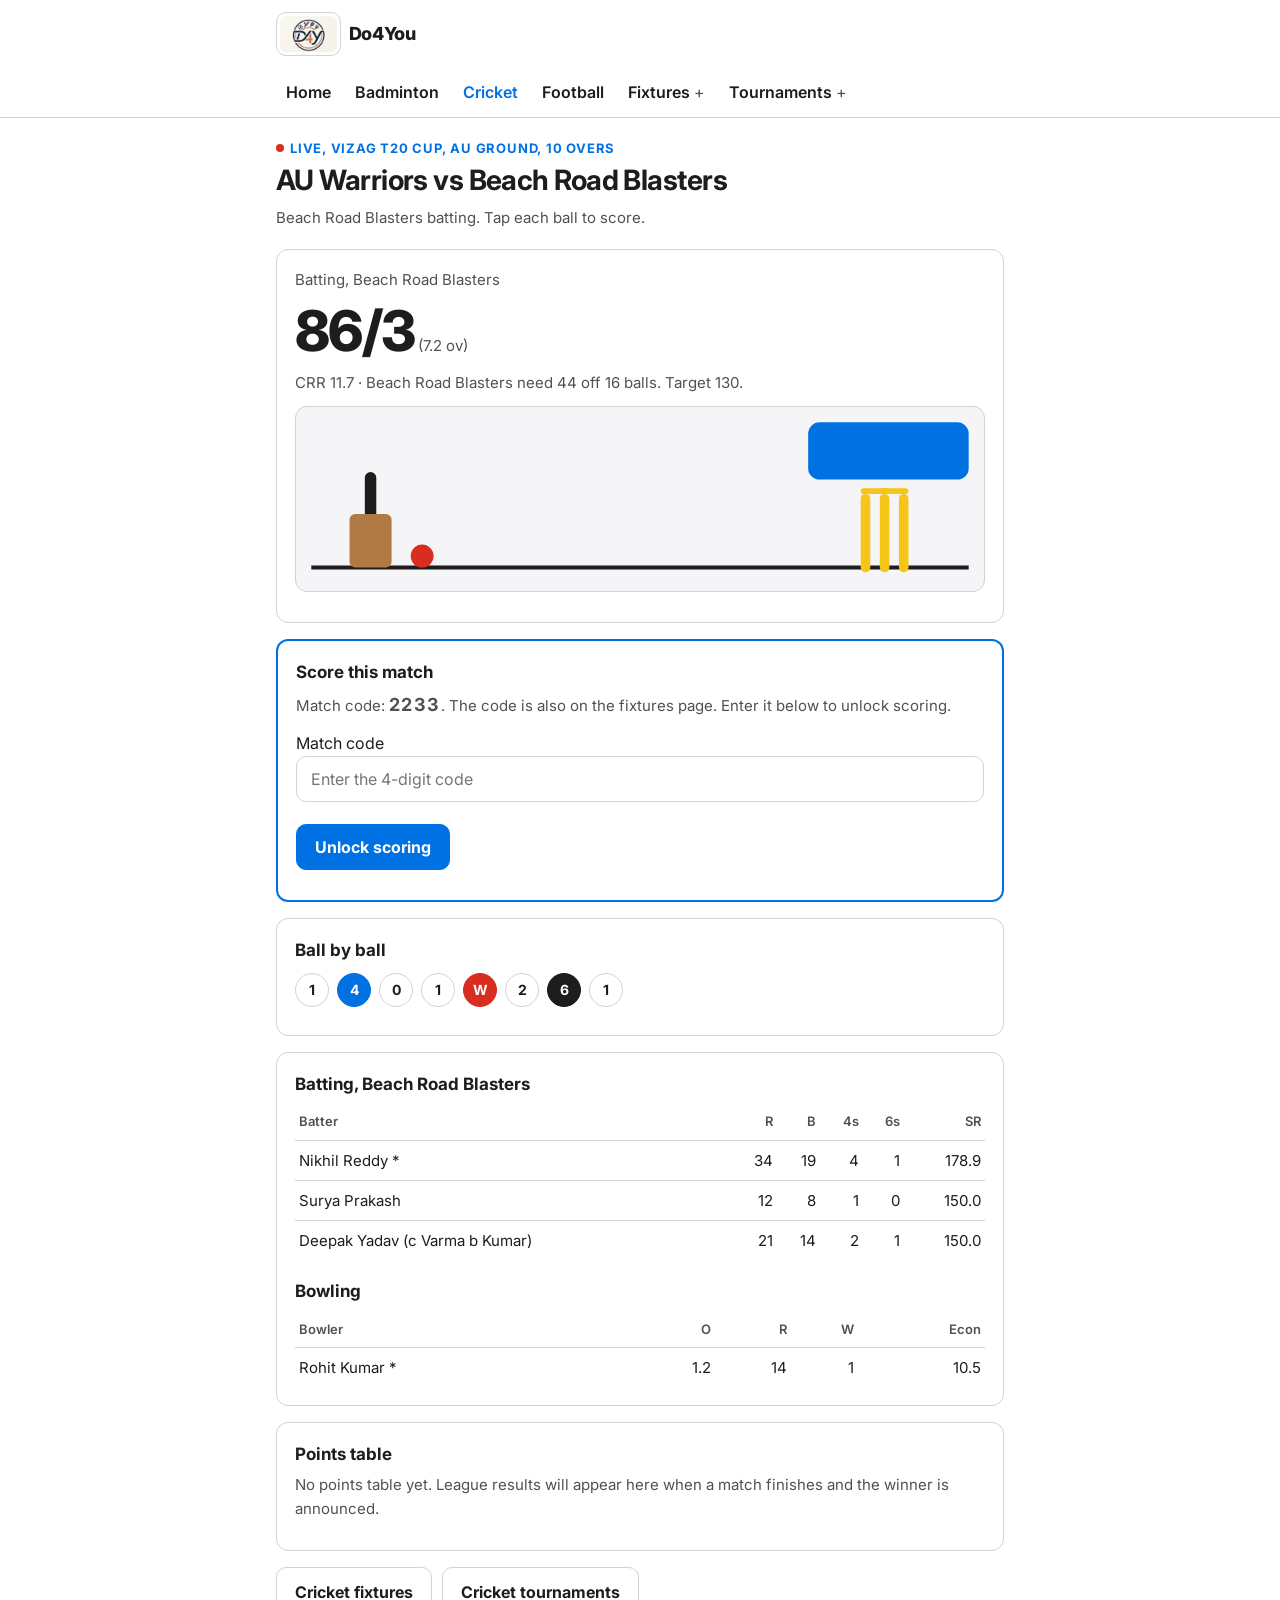
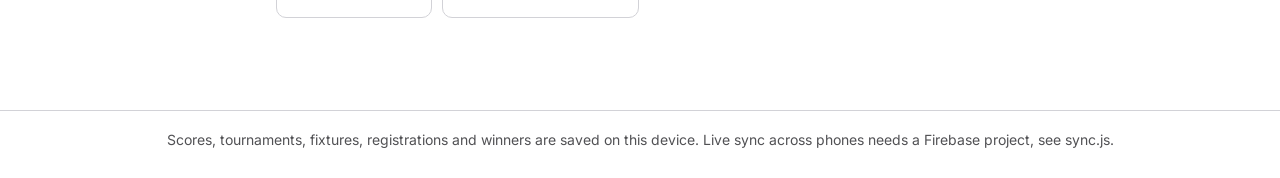
<file: cricket-live.html>
<!DOCTYPE html>
<html lang="en">
<head>
<meta charset="utf-8">
<meta name="viewport" content="width=device-width, initial-scale=1">
<link rel="manifest" href="manifest.json">
<meta name="theme-color" content="#0071E3">
<meta name="mobile-web-app-capable" content="yes">
<meta name="apple-mobile-web-app-capable" content="yes">
<meta name="apple-mobile-web-app-title" content="Do4You">
<link rel="apple-touch-icon" href="icon-192.png">
<link rel="icon" href="icon-192.png">
<title>Cricket Live, Do4You</title>
<link rel="preconnect" href="https://fonts.googleapis.com">
<link rel="preconnect" href="https://fonts.gstatic.com" crossorigin>
<link href="https://fonts.googleapis.com/css2?family=Inter:wght@400;600;700;800&display=swap" rel="stylesheet">
<link rel="stylesheet" href="style.css">
</head>
<body>
<header class="site-header">
  <div class="header-inner">
    <a class="brand" href="index.html"><img src="logo.png" alt="" class="brand-mark"> Do4You</a>
    <button class="menu-btn" id="menuBtn" type="button">Menu</button>
  </div>
  <nav class="site-nav" id="siteNav">
    <a href="index.html">Home</a>
    <a href="badminton-fixtures.html">Badminton</a>
    <a href="cricket-fixtures.html" class="active">Cricket</a>
    <a href="football-fixtures.html">Football</a>
    <details class="nav-drop">
      <summary>Fixtures</summary>
      <div class="nav-drop-menu">
        <a href="badminton-fixtures.html">Badminton Fixtures</a>
        <a href="cricket-fixtures.html">Cricket Fixtures</a>
        <a href="football-fixtures.html">Football Fixtures</a>
      </div>
    </details>
    <details class="nav-drop nav-tournaments">
      <summary>Tournaments</summary>
      <div class="nav-drop-menu">
        <a href="badminton-tournaments.html">Badminton Tournaments</a>
        <a href="cricket-tournaments.html">Cricket Tournaments</a>
        <a href="football-tournaments.html">Football Tournaments</a>
      </div>
    </details>
    <a href="join-tournament.html" class="nav-player">Join Tournament</a>
    <a href="my-team.html" class="nav-player">My Team</a>
    <span class="nav-user hidden" id="navUser"><span id="navUserText"></span> <button type="button" id="navLogout">Log out</button></span>
  </nav>
</header>

<main class="page">
  <div class="page-head">
    <p class="eyebrow"><span class="dot"></span>Live, Vizag T20 Cup, AU Ground, 10 overs</p>
    <h1>AU Warriors vs Beach Road Blasters</h1>
    <p class="meta">Beach Road Blasters batting. Tap each ball to score.</p>
  </div>

  <div class="card">
    <p class="meta">Batting, Beach Road Blasters</p>
    <p><span class="big-score" id="crScore" style="text-align:left">86/3</span> <span class="meta" id="crOvers">(7.2 ov)</span></p>
    <p class="meta"><span id="crCrr">CRR 11.7</span> &middot; <span id="crNeed">Beach Road Blasters need 44 off 16 balls. Target 130.</span></p>
    <div class="anim-stage" id="crAnimStage" aria-hidden="true">
      <svg class="anim-svg" viewBox="0 0 360 96" role="img" aria-label="Cricket shot animation">
        <line x1="8" y1="84" x2="352" y2="84" stroke="#1D1D1F" stroke-width="2"></line>
        <g id="crBat">
          <rect x="36" y="34" width="6" height="26" rx="3" fill="#1D1D1F"></rect>
          <rect x="28" y="56" width="22" height="28" rx="3" fill="#B07A45"></rect>
        </g>
        <circle id="crBall" cx="66" cy="78" r="6" fill="#D92D20"></circle>
        <g id="crStumps" stroke="#F5C518" stroke-width="5" stroke-linecap="round">
          <line x1="298" y1="48" x2="298" y2="84"></line>
          <line x1="308" y1="48" x2="308" y2="84"></line>
          <line x1="318" y1="48" x2="318" y2="84"></line>
        </g>
        <g id="crBails" stroke="#F5C518" stroke-width="3" stroke-linecap="round">
          <line x1="297" y1="44" x2="309" y2="44"></line>
          <line x1="307" y1="44" x2="319" y2="44"></line>
        </g>
        <rect x="268" y="8" width="84" height="30" rx="6" fill="#0071E3"></rect>
        <text id="crBoardText" x="310" y="29" fill="#FFFFFF" font-size="16" font-weight="800" text-anchor="middle">+4</text>
      </svg>
    </div>
  </div>

  <div class="card code-box scorer-only" id="crCodeBox">
    <h3>Score this match</h3>
    <p class="meta code-shown">Match code: <strong id="crCodeShown">2233</strong>. The code is also on the fixtures page. Enter it below to unlock scoring.</p>
    <label for="crCodeInput">Match code</label>
    <input type="text" id="crCodeInput" inputmode="numeric" placeholder="Enter the 4-digit code" autocomplete="off">
    <div class="btn-row"><button type="button" class="btn" id="crCodeBtn">Unlock scoring</button></div>
    <p class="code-msg hidden" id="crCodeMsg"></p>
  </div>
  <p class="note hidden" id="crCodeUnlocked">Scoring unlocked for this match.</p>

  <div class="card scorer-only">
    <h3>Scorer controls, tap each ball</h3>
    <div class="btn-row">
      <button type="button" class="btn btn-secondary cr-ball" data-runs="0" data-wicket="0">0</button>
      <button type="button" class="btn btn-secondary cr-ball" data-runs="1" data-wicket="0">1</button>
      <button type="button" class="btn btn-secondary cr-ball" data-runs="2" data-wicket="0">2</button>
      <button type="button" class="btn btn-secondary cr-ball" data-runs="3" data-wicket="0">3</button>
      <button type="button" class="btn btn-secondary cr-ball" data-runs="4" data-wicket="0">4</button>
      <button type="button" class="btn btn-secondary cr-ball" data-runs="6" data-wicket="0">6</button>
      <button type="button" class="btn btn-secondary cr-ball" data-runs="0" data-wicket="1">Wicket</button>
      <button type="button" class="btn btn-secondary" id="crUndo">Undo ball</button>
      <button type="button" class="btn btn-secondary" id="crFinish">Finish match</button>
    </div>
  </div>
  <p class="note hidden" id="watchNote">You are watching as a Player. Log in as Admin / Scorer to score this match.</p>

  <div class="card">
    <h3>Ball by ball</h3>
    <div class="chips" id="crChips"></div>
  </div>

  <div class="card">
    <h3>Batting, Beach Road Blasters</h3>
    <table class="score-table">
      <thead>
        <tr><th>Batter</th><th class="num">R</th><th class="num">B</th><th class="num">4s</th><th class="num">6s</th><th class="num">SR</th></tr>
      </thead>
      <tbody id="crBatBody"></tbody>
    </table>
    <h3 style="margin-top:18px">Bowling</h3>
    <table class="score-table">
      <thead>
        <tr><th>Bowler</th><th class="num">O</th><th class="num">R</th><th class="num">W</th><th class="num">Econ</th></tr>
      </thead>
      <tbody id="crBowlBody"></tbody>
    </table>
  </div>

  <div class="success-box hidden" id="crWinnerBanner"></div>

  <div class="card topadmin-only hidden" id="crAnnounce">
    <h3>Announce the winner, Top Admin only</h3>
    <p class="meta">Shown after the match is finished. The winner shows on this match page, the fixtures page and the tournament page, and updates the points table.</p>
    <label for="crWinnerSelect">Winner</label>
    <select id="crWinnerSelect">
      <option value="AU Warriors">AU Warriors</option>
      <option value="Beach Road Blasters">Beach Road Blasters</option>
    </select>
    <div class="btn-row">
      <button type="button" class="btn" id="crAnnounceBtn">Announce winner</button>
    </div>
    <p class="toast hidden" id="crAnnounceMsg"></p>
  </div>

  <div class="card">
    <h3>Points table</h3>
    <div id="crPoints"></div>
  </div>

  <div class="btn-row">
    <a class="btn btn-secondary" href="cricket-fixtures.html">Cricket fixtures</a>
    <a class="btn btn-secondary" href="cricket-tournaments.html">Cricket tournaments</a>
  </div>
</main>

<footer>Scores, tournaments, fixtures, registrations and winners are saved on this device. Live sync across phones needs a Firebase project, see sync.js.</footer>
<script src="firebase-config.js"></script>
<script src="sync.js"></script>
<script src="app.js"></script>
</body>
</html>
</file>
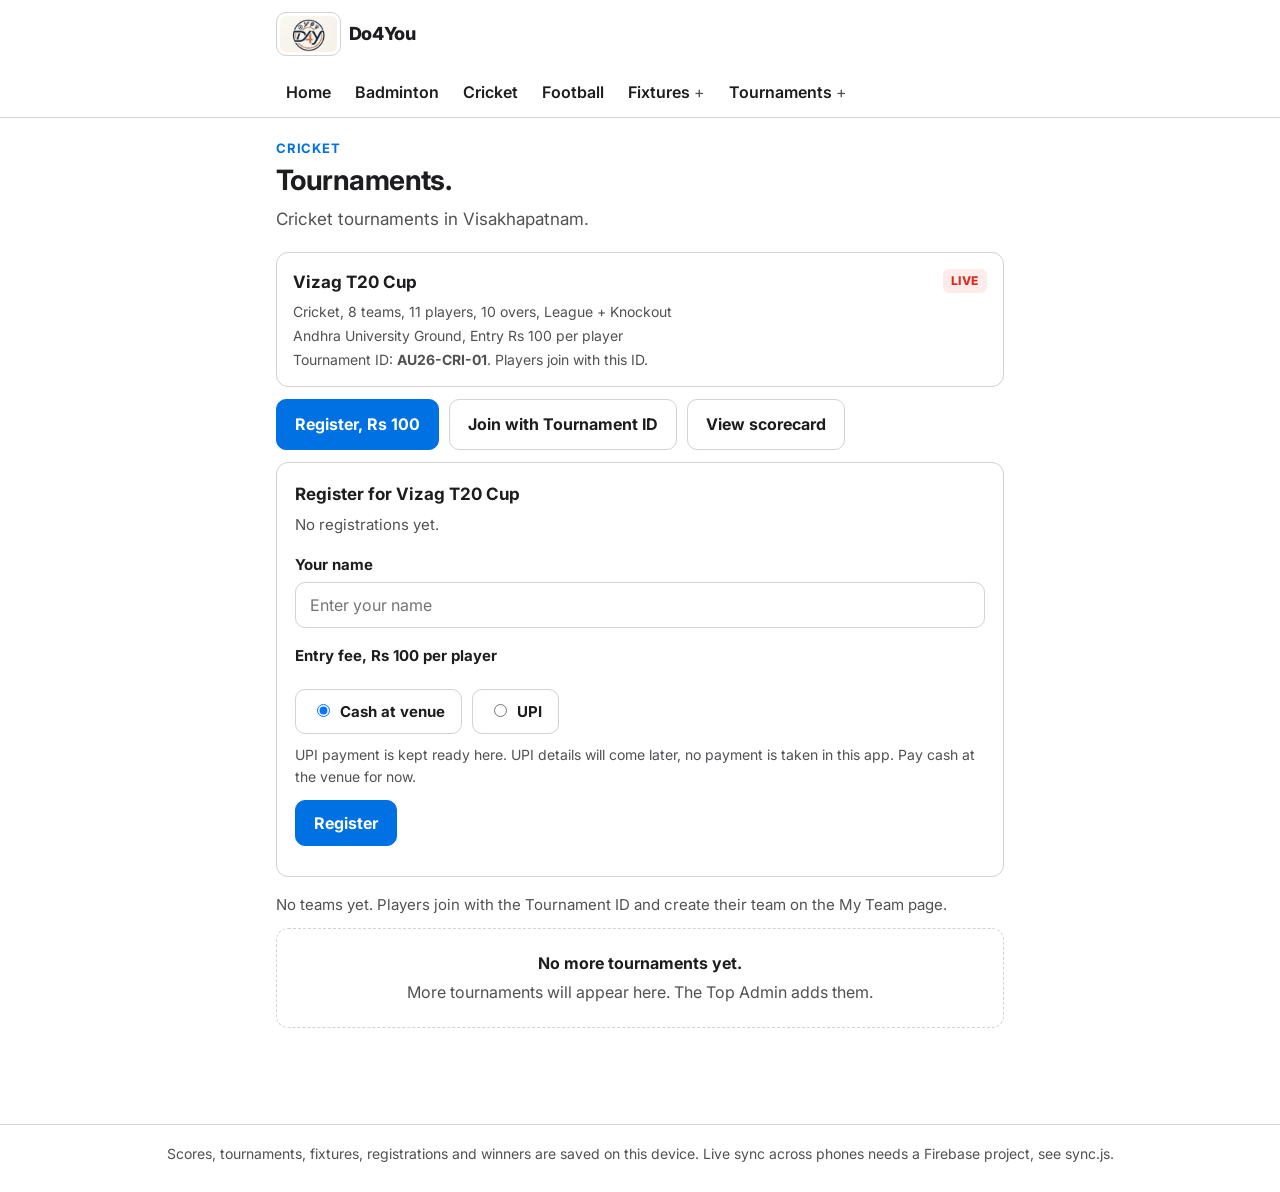
<file: cricket-tournaments.html>
<!DOCTYPE html>
<html lang="en">
<head>
<meta charset="utf-8">
<meta name="viewport" content="width=device-width, initial-scale=1">
<link rel="manifest" href="manifest.json">
<meta name="theme-color" content="#0071E3">
<meta name="mobile-web-app-capable" content="yes">
<meta name="apple-mobile-web-app-capable" content="yes">
<meta name="apple-mobile-web-app-title" content="Do4You">
<link rel="apple-touch-icon" href="icon-192.png">
<link rel="icon" href="icon-192.png">
<title>Cricket Tournaments, Do4You</title>
<link rel="preconnect" href="https://fonts.googleapis.com">
<link rel="preconnect" href="https://fonts.gstatic.com" crossorigin>
<link href="https://fonts.googleapis.com/css2?family=Inter:wght@400;600;700;800&display=swap" rel="stylesheet">
<link rel="stylesheet" href="style.css">
</head>
<body>
<header class="site-header">
  <div class="header-inner">
    <a class="brand" href="index.html"><img src="logo.png" alt="" class="brand-mark"> Do4You</a>
    <button class="menu-btn" id="menuBtn" type="button">Menu</button>
  </div>
  <nav class="site-nav" id="siteNav">
    <a href="index.html">Home</a>
    <a href="badminton-fixtures.html">Badminton</a>
    <a href="cricket-fixtures.html">Cricket</a>
    <a href="football-fixtures.html">Football</a>
    <details class="nav-drop">
      <summary>Fixtures</summary>
      <div class="nav-drop-menu">
        <a href="badminton-fixtures.html">Badminton Fixtures</a>
        <a href="cricket-fixtures.html">Cricket Fixtures</a>
        <a href="football-fixtures.html">Football Fixtures</a>
      </div>
    </details>
    <details class="nav-drop nav-tournaments">
      <summary>Tournaments</summary>
      <div class="nav-drop-menu">
        <a href="badminton-tournaments.html">Badminton Tournaments</a>
        <a href="cricket-tournaments.html">Cricket Tournaments</a>
        <a href="football-tournaments.html">Football Tournaments</a>
      </div>
    </details>
    <a href="join-tournament.html" class="nav-player">Join Tournament</a>
    <a href="my-team.html" class="nav-player">My Team</a>
    <span class="nav-user hidden" id="navUser"><span id="navUserText"></span> <button type="button" id="navLogout">Log out</button></span>
  </nav>
</header>

<main class="page" data-sport="cricket">
  <div class="card hidden" id="roleGate">
    <h3>Top Admin only</h3>
    <p>Only the Top Admin can see tournaments and create them. You are logged in as Admin / Scorer. Fixtures and live matches are yours to score.</p>
    <div class="btn-row"><a class="btn" href="index.html">Go to Home</a></div>
  </div>
  <div class="page-head">
    <p class="eyebrow">Cricket</p>
    <h1>Tournaments.</h1>
    <p class="lead">Cricket tournaments in Visakhapatnam.</p>
  </div>

  <div class="btn-row topadmin-only">
    <a class="btn" href="create-tournament.html">Create Tournament</a>
  </div>

  <div class="row-item">
    <div class="row-main">
      <h3>Vizag T20 Cup</h3>
      <p>Cricket, 8 teams, 11 players, 10 overs, League + Knockout</p>
      <p>Andhra University Ground, Entry Rs 100 per player</p>
      <p>Tournament ID: <strong>AU26-CRI-01</strong>. Players join with this ID.</p>
    </div>
    <span class="tag tag-live">LIVE</span>
  </div>
  <div class="btn-row">
    <a class="btn" href="#register-cricket">Register, Rs 100</a>
    <a class="btn btn-secondary" href="join-tournament.html">Join with Tournament ID</a>
    <a class="btn btn-secondary" href="cricket-live.html">View scorecard</a>
  </div>

  <div class="success-box hidden" id="tournamentWinner"></div>

  <div class="card" id="register-cricket">
    <h3>Register for Vizag T20 Cup</h3>
    <div class="reg-list" id="exampleRegList"></div>
    <form class="reg-form" data-tournament="Vizag T20 Cup" data-sport="cricket">
      <label>Your name</label>
      <input type="text" class="reg-name" placeholder="Enter your name">
      <label>Entry fee, Rs 100 per player</label>
      <div class="radio-row">
        <label class="radio-pill"><input type="radio" name="pay" value="Cash at venue" checked> Cash at venue</label>
        <label class="radio-pill"><input type="radio" name="pay" value="UPI"> UPI</label>
      </div>
      <p class="help">UPI payment is kept ready here. UPI details will come later, no payment is taken in this app. Pay cash at the venue for now.</p>
      <div class="btn-row"><button class="btn" type="submit">Register</button></div>
      <p class="toast hidden reg-msg"></p>
    </form>
  </div>

  <div id="exampleTeams"></div>

  <div id="savedTournaments" class="hidden"></div>

  <div class="empty">
    <strong>No more tournaments yet.</strong>
    More tournaments will appear here. The Top Admin adds them.
  </div>
</main>

<footer>Scores, tournaments, fixtures, registrations and winners are saved on this device. Live sync across phones needs a Firebase project, see sync.js.</footer>
<script src="firebase-config.js"></script>
<script src="sync.js"></script>
<script src="app.js"></script>
</body>
</html>
</file>
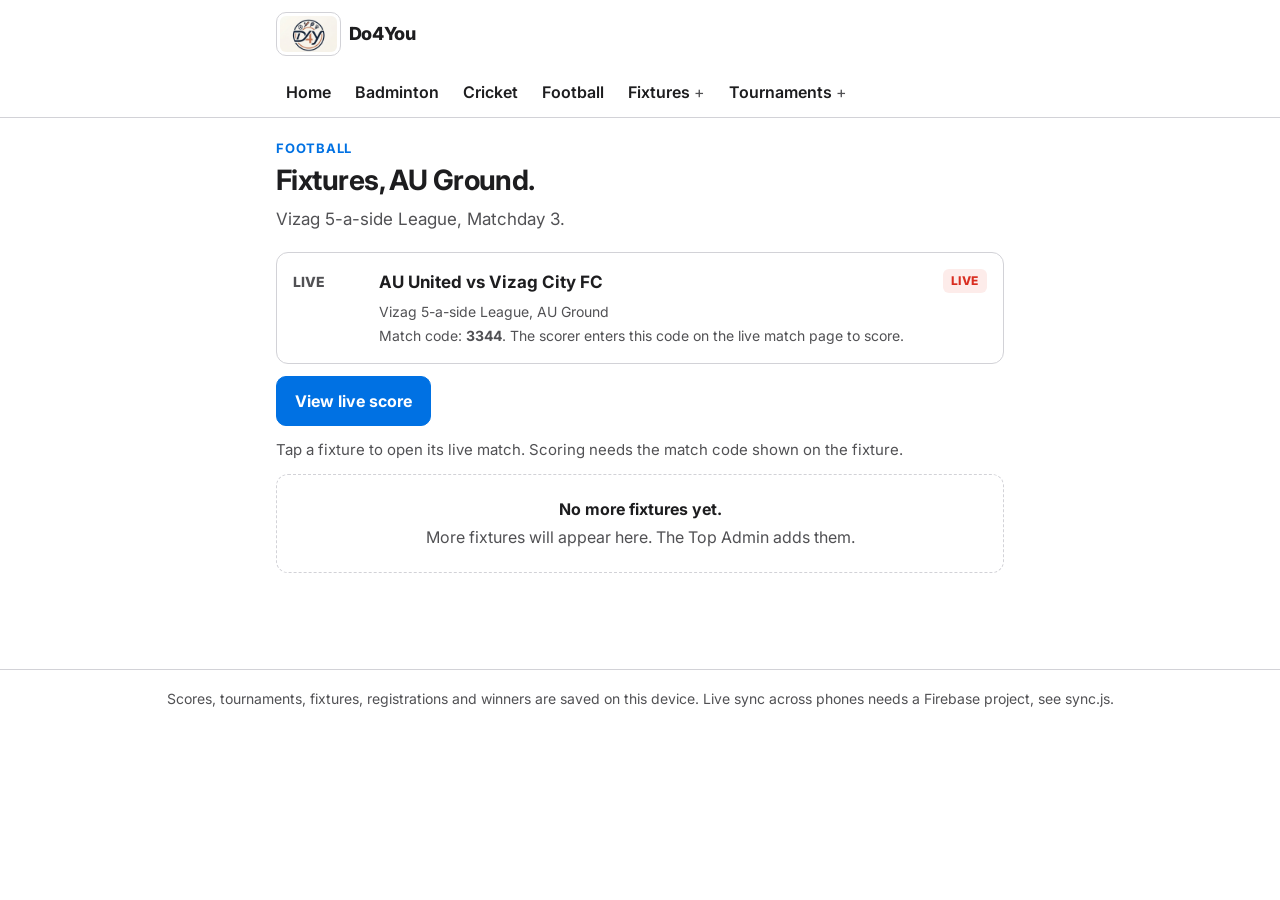
<file: football-fixtures.html>
<!DOCTYPE html>
<html lang="en">
<head>
<meta charset="utf-8">
<meta name="viewport" content="width=device-width, initial-scale=1">
<link rel="manifest" href="manifest.json">
<meta name="theme-color" content="#0071E3">
<meta name="mobile-web-app-capable" content="yes">
<meta name="apple-mobile-web-app-capable" content="yes">
<meta name="apple-mobile-web-app-title" content="Do4You">
<link rel="apple-touch-icon" href="icon-192.png">
<link rel="icon" href="icon-192.png">
<title>Football Fixtures, Do4You</title>
<link rel="preconnect" href="https://fonts.googleapis.com">
<link rel="preconnect" href="https://fonts.gstatic.com" crossorigin>
<link href="https://fonts.googleapis.com/css2?family=Inter:wght@400;600;700;800&display=swap" rel="stylesheet">
<link rel="stylesheet" href="style.css">
</head>
<body>
<header class="site-header">
  <div class="header-inner">
    <a class="brand" href="index.html"><img src="logo.png" alt="" class="brand-mark"> Do4You</a>
    <button class="menu-btn" id="menuBtn" type="button">Menu</button>
  </div>
  <nav class="site-nav" id="siteNav">
    <a href="index.html">Home</a>
    <a href="badminton-fixtures.html">Badminton</a>
    <a href="cricket-fixtures.html">Cricket</a>
    <a href="football-fixtures.html">Football</a>
    <details class="nav-drop">
      <summary>Fixtures</summary>
      <div class="nav-drop-menu">
        <a href="badminton-fixtures.html">Badminton Fixtures</a>
        <a href="cricket-fixtures.html">Cricket Fixtures</a>
        <a href="football-fixtures.html">Football Fixtures</a>
      </div>
    </details>
    <details class="nav-drop nav-tournaments">
      <summary>Tournaments</summary>
      <div class="nav-drop-menu">
        <a href="badminton-tournaments.html">Badminton Tournaments</a>
        <a href="cricket-tournaments.html">Cricket Tournaments</a>
        <a href="football-tournaments.html">Football Tournaments</a>
      </div>
    </details>
    <a href="join-tournament.html" class="nav-player">Join Tournament</a>
    <a href="my-team.html" class="nav-player">My Team</a>
    <span class="nav-user hidden" id="navUser"><span id="navUserText"></span> <button type="button" id="navLogout">Log out</button></span>
  </nav>
</header>

<main class="page" data-sport="football">
  <div class="page-head">
    <p class="eyebrow">Football</p>
    <h1>Fixtures, AU Ground.</h1>
    <p class="lead">Vizag 5-a-side League, Matchday 3.</p>
  </div>

  <a class="row-item row-link" href="football-live.html" data-sport="football" data-match-id="fb-example" data-match-code="3344">
    <div class="row-time">LIVE</div>
    <div class="row-main">
      <h3>AU United vs Vizag City FC</h3>
      <p>Vizag 5-a-side League, AU Ground</p>
      <p>Match code: <strong>3344</strong>. The scorer enters this code on the live match page to score.</p>
    </div>
    <span class="tag tag-live">LIVE</span>
  </a>
  <div class="btn-row">
    <a class="btn" href="football-live.html">View live score</a>
  </div>
  <p class="meta">Tap a fixture to open its live match. Scoring needs the match code shown on the fixture.</p>
  <p class="meta hidden" id="fixtureWinner"></p>

  <div id="generatedFixtures"></div>

  <div class="empty">
    <strong>No more fixtures yet.</strong>
    More fixtures will appear here. The Top Admin adds them.
  </div>
</main>

<footer>Scores, tournaments, fixtures, registrations and winners are saved on this device. Live sync across phones needs a Firebase project, see sync.js.</footer>
<script src="firebase-config.js"></script>
<script src="sync.js"></script>
<script src="app.js"></script>
</body>
</html>
</file>
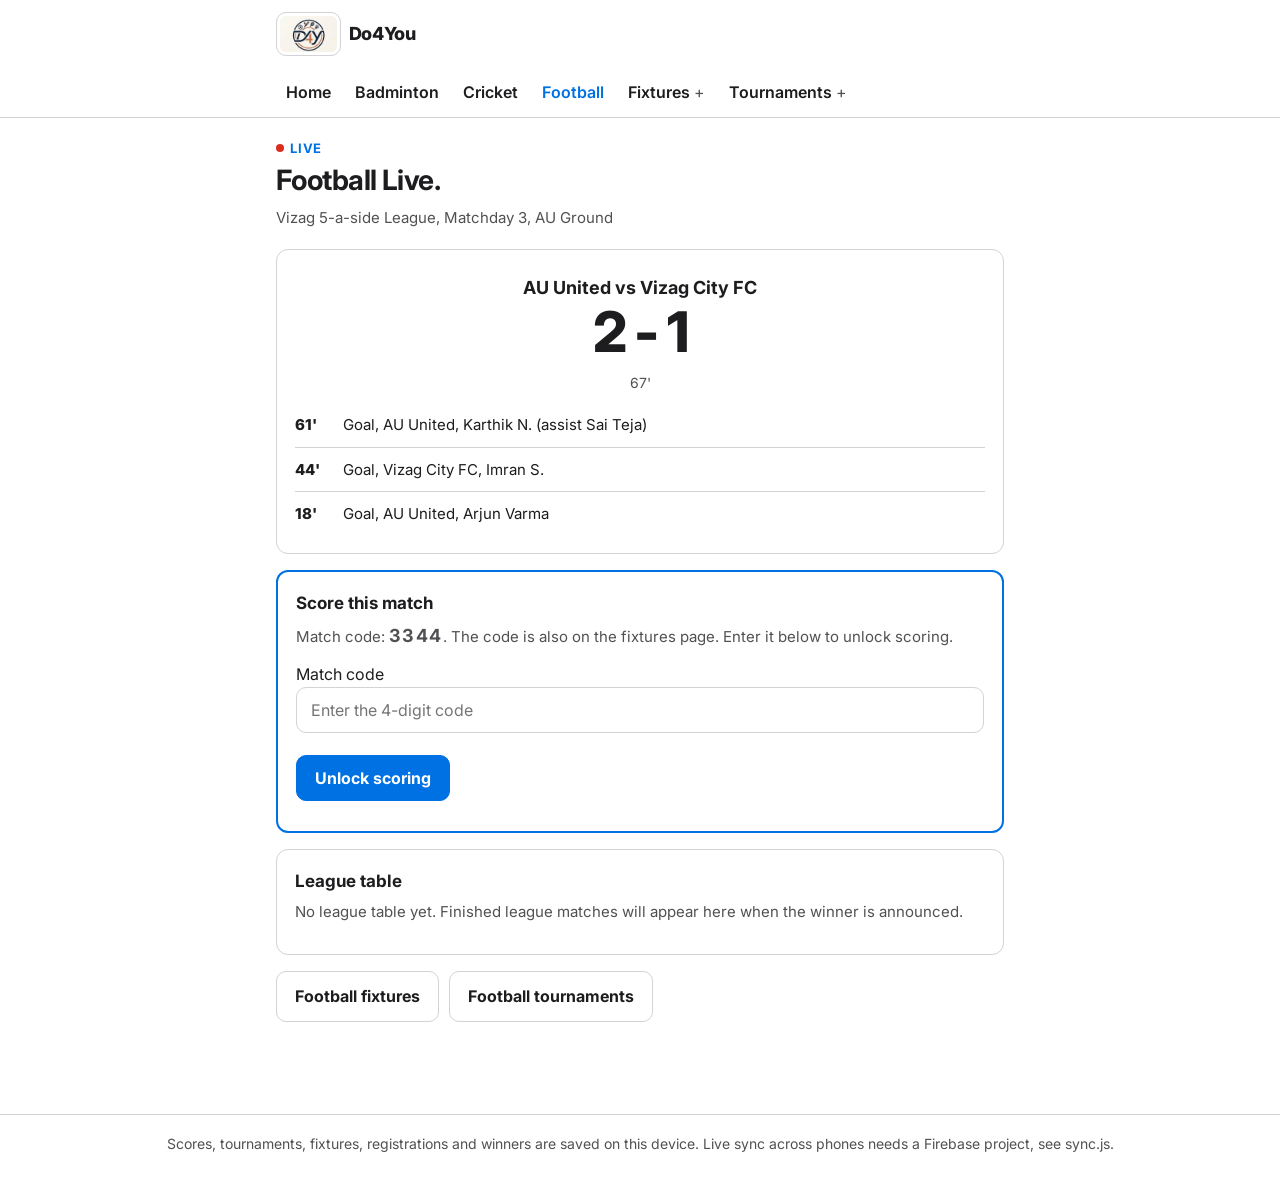
<file: football-live.html>
<!DOCTYPE html>
<html lang="en">
<head>
<meta charset="utf-8">
<meta name="viewport" content="width=device-width, initial-scale=1">
<link rel="manifest" href="manifest.json">
<meta name="theme-color" content="#0071E3">
<meta name="mobile-web-app-capable" content="yes">
<meta name="apple-mobile-web-app-capable" content="yes">
<meta name="apple-mobile-web-app-title" content="Do4You">
<link rel="apple-touch-icon" href="icon-192.png">
<link rel="icon" href="icon-192.png">
<title>Football Live, Do4You</title>
<link rel="preconnect" href="https://fonts.googleapis.com">
<link rel="preconnect" href="https://fonts.gstatic.com" crossorigin>
<link href="https://fonts.googleapis.com/css2?family=Inter:wght@400;600;700;800&display=swap" rel="stylesheet">
<link rel="stylesheet" href="style.css">
</head>
<body>
<header class="site-header">
  <div class="header-inner">
    <a class="brand" href="index.html"><img src="logo.png" alt="" class="brand-mark"> Do4You</a>
    <button class="menu-btn" id="menuBtn" type="button">Menu</button>
  </div>
  <nav class="site-nav" id="siteNav">
    <a href="index.html">Home</a>
    <a href="badminton-fixtures.html">Badminton</a>
    <a href="cricket-fixtures.html">Cricket</a>
    <a href="football-fixtures.html" class="active">Football</a>
    <details class="nav-drop">
      <summary>Fixtures</summary>
      <div class="nav-drop-menu">
        <a href="badminton-fixtures.html">Badminton Fixtures</a>
        <a href="cricket-fixtures.html">Cricket Fixtures</a>
        <a href="football-fixtures.html">Football Fixtures</a>
      </div>
    </details>
    <details class="nav-drop nav-tournaments">
      <summary>Tournaments</summary>
      <div class="nav-drop-menu">
        <a href="badminton-tournaments.html">Badminton Tournaments</a>
        <a href="cricket-tournaments.html">Cricket Tournaments</a>
        <a href="football-tournaments.html">Football Tournaments</a>
      </div>
    </details>
    <a href="join-tournament.html" class="nav-player">Join Tournament</a>
    <a href="my-team.html" class="nav-player">My Team</a>
    <span class="nav-user hidden" id="navUser"><span id="navUserText"></span> <button type="button" id="navLogout">Log out</button></span>
  </nav>
</header>

<main class="page">
  <div class="page-head">
    <p class="eyebrow"><span class="dot"></span>Live</p>
    <h1>Football Live.</h1>
    <p class="meta">Vizag 5-a-side League, Matchday 3, AU Ground</p>
  </div>

  <div class="card">
    <p class="match-teams">AU United vs Vizag City FC</p>
    <p class="big-score"><span id="fbScoreA">2</span> - <span id="fbScoreB">1</span></p>
    <p class="match-sub"><span id="fbMinute">67'</span></p>
    <ul class="timeline" id="fbTimeline"></ul>
  </div>

  <div class="success-box hidden" id="fbWinnerBanner"></div>

  <div class="card code-box scorer-only" id="fbCodeBox">
    <h3>Score this match</h3>
    <p class="meta code-shown">Match code: <strong id="fbCodeShown">3344</strong>. The code is also on the fixtures page. Enter it below to unlock scoring.</p>
    <label for="fbCodeInput">Match code</label>
    <input type="text" id="fbCodeInput" inputmode="numeric" placeholder="Enter the 4-digit code" autocomplete="off">
    <div class="btn-row"><button type="button" class="btn" id="fbCodeBtn">Unlock scoring</button></div>
    <p class="code-msg hidden" id="fbCodeMsg"></p>
  </div>
  <p class="note hidden" id="fbCodeUnlocked">Scoring unlocked for this match.</p>

  <div class="card scorer-only">
    <h3>Scorer controls</h3>
    <label for="fbScorerA">Scorer name, AU United (optional)</label>
    <input type="text" id="fbScorerA" placeholder="Enter scorer name">
    <div class="btn-row">
      <button type="button" class="btn" id="fbGoalA">+ Goal, AU United</button>
    </div>
    <label for="fbScorerB">Scorer name, Vizag City FC (optional)</label>
    <input type="text" id="fbScorerB" placeholder="Enter scorer name">
    <div class="btn-row">
      <button type="button" class="btn" id="fbGoalB">+ Goal, Vizag City FC</button>
      <button type="button" class="btn btn-secondary" id="fbMinutePlus">+1 minute</button>
      <button type="button" class="btn btn-secondary" id="fbUndo">Undo last goal</button>
      <button type="button" class="btn btn-secondary" id="fbFullTime">Full time</button>
    </div>
  </div>
  <p class="note hidden" id="watchNote">You are watching as a Player. Log in as Admin / Scorer to score this match.</p>

  <div class="card topadmin-only hidden" id="fbAnnounce">
    <h3>Announce the winner, Top Admin only</h3>
    <p class="meta">Shown after full time. The winner shows on this match page, the fixtures page and the tournament page, and updates the league table.</p>
    <label for="fbWinnerSelect">Winner</label>
    <select id="fbWinnerSelect">
      <option value="AU United">AU United</option>
      <option value="Vizag City FC">Vizag City FC</option>
    </select>
    <div class="btn-row">
      <button type="button" class="btn" id="fbAnnounceBtn">Announce winner</button>
    </div>
    <p class="toast hidden" id="fbAnnounceMsg"></p>
  </div>

  <div class="card">
    <h3>League table</h3>
    <div id="fbTable"></div>
  </div>

  <div class="btn-row">
    <a class="btn btn-secondary" href="football-fixtures.html">Football fixtures</a>
    <a class="btn btn-secondary" href="football-tournaments.html">Football tournaments</a>
  </div>
</main>

<footer>Scores, tournaments, fixtures, registrations and winners are saved on this device. Live sync across phones needs a Firebase project, see sync.js.</footer>
<script src="firebase-config.js"></script>
<script src="sync.js"></script>
<script src="app.js"></script>
</body>
</html>
</file>
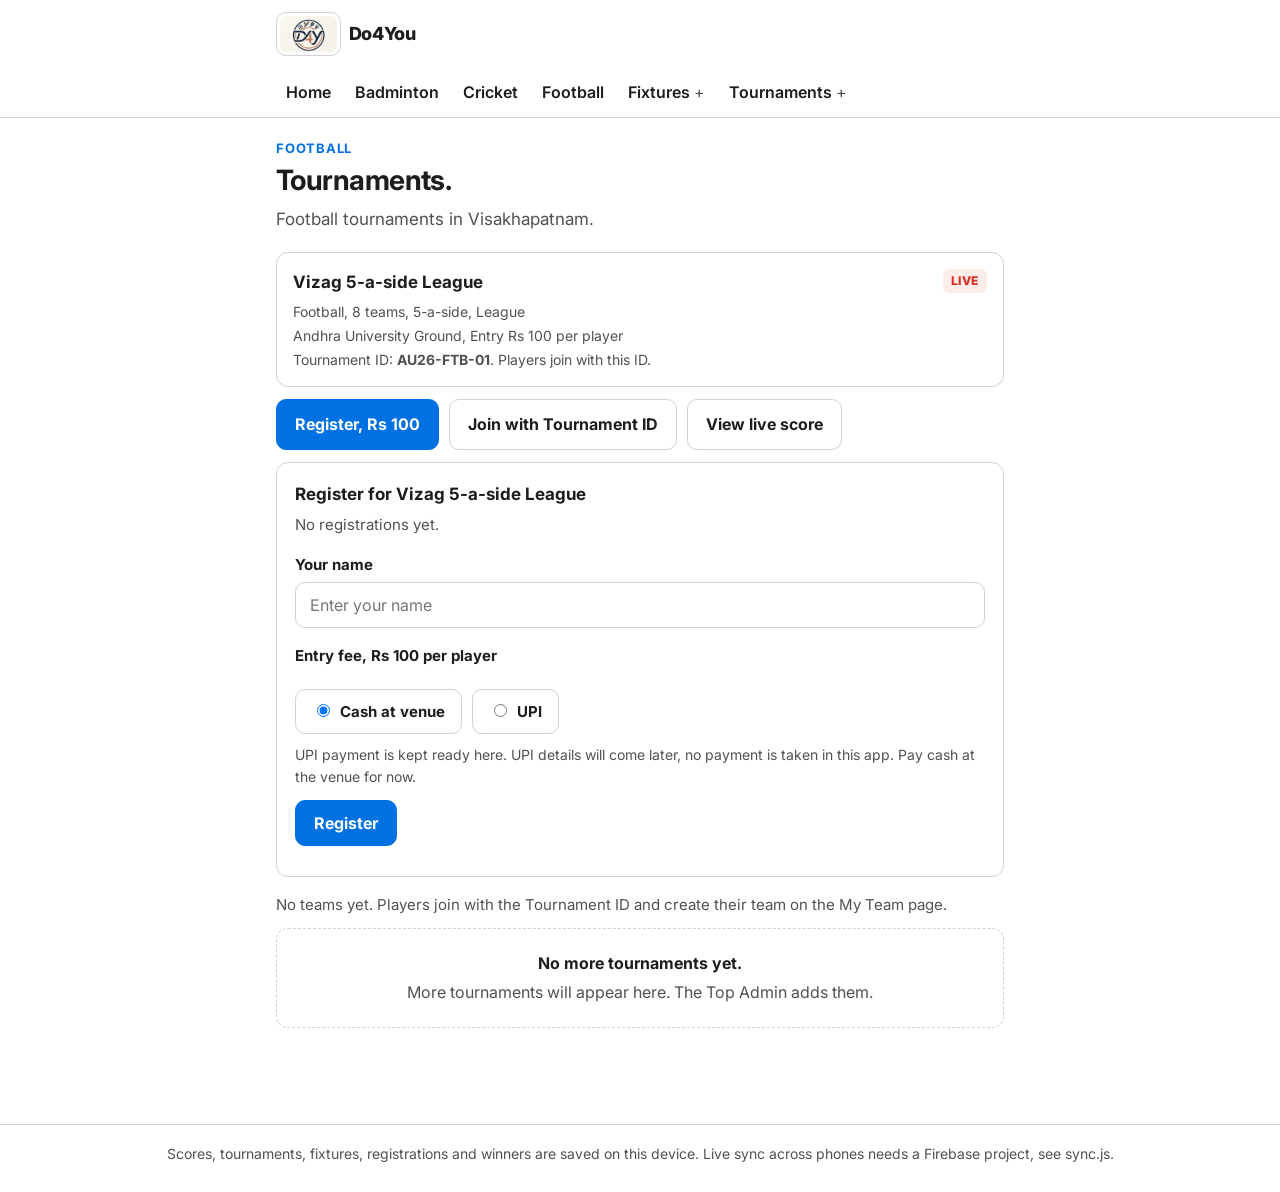
<file: football-tournaments.html>
<!DOCTYPE html>
<html lang="en">
<head>
<meta charset="utf-8">
<meta name="viewport" content="width=device-width, initial-scale=1">
<link rel="manifest" href="manifest.json">
<meta name="theme-color" content="#0071E3">
<meta name="mobile-web-app-capable" content="yes">
<meta name="apple-mobile-web-app-capable" content="yes">
<meta name="apple-mobile-web-app-title" content="Do4You">
<link rel="apple-touch-icon" href="icon-192.png">
<link rel="icon" href="icon-192.png">
<title>Football Tournaments, Do4You</title>
<link rel="preconnect" href="https://fonts.googleapis.com">
<link rel="preconnect" href="https://fonts.gstatic.com" crossorigin>
<link href="https://fonts.googleapis.com/css2?family=Inter:wght@400;600;700;800&display=swap" rel="stylesheet">
<link rel="stylesheet" href="style.css">
</head>
<body>
<header class="site-header">
  <div class="header-inner">
    <a class="brand" href="index.html"><img src="logo.png" alt="" class="brand-mark"> Do4You</a>
    <button class="menu-btn" id="menuBtn" type="button">Menu</button>
  </div>
  <nav class="site-nav" id="siteNav">
    <a href="index.html">Home</a>
    <a href="badminton-fixtures.html">Badminton</a>
    <a href="cricket-fixtures.html">Cricket</a>
    <a href="football-fixtures.html">Football</a>
    <details class="nav-drop">
      <summary>Fixtures</summary>
      <div class="nav-drop-menu">
        <a href="badminton-fixtures.html">Badminton Fixtures</a>
        <a href="cricket-fixtures.html">Cricket Fixtures</a>
        <a href="football-fixtures.html">Football Fixtures</a>
      </div>
    </details>
    <details class="nav-drop nav-tournaments">
      <summary>Tournaments</summary>
      <div class="nav-drop-menu">
        <a href="badminton-tournaments.html">Badminton Tournaments</a>
        <a href="cricket-tournaments.html">Cricket Tournaments</a>
        <a href="football-tournaments.html">Football Tournaments</a>
      </div>
    </details>
    <a href="join-tournament.html" class="nav-player">Join Tournament</a>
    <a href="my-team.html" class="nav-player">My Team</a>
    <span class="nav-user hidden" id="navUser"><span id="navUserText"></span> <button type="button" id="navLogout">Log out</button></span>
  </nav>
</header>

<main class="page" data-sport="football">
  <div class="card hidden" id="roleGate">
    <h3>Top Admin only</h3>
    <p>Only the Top Admin can see tournaments and create them. You are logged in as Admin / Scorer. Fixtures and live matches are yours to score.</p>
    <div class="btn-row"><a class="btn" href="index.html">Go to Home</a></div>
  </div>
  <div class="page-head">
    <p class="eyebrow">Football</p>
    <h1>Tournaments.</h1>
    <p class="lead">Football tournaments in Visakhapatnam.</p>
  </div>

  <div class="btn-row topadmin-only">
    <a class="btn" href="create-tournament.html">Create Tournament</a>
  </div>

  <div class="row-item">
    <div class="row-main">
      <h3>Vizag 5-a-side League</h3>
      <p>Football, 8 teams, 5-a-side, League</p>
      <p>Andhra University Ground, Entry Rs 100 per player</p>
      <p>Tournament ID: <strong>AU26-FTB-01</strong>. Players join with this ID.</p>
    </div>
    <span class="tag tag-live">LIVE</span>
  </div>
  <div class="btn-row">
    <a class="btn" href="#register-football">Register, Rs 100</a>
    <a class="btn btn-secondary" href="join-tournament.html">Join with Tournament ID</a>
    <a class="btn btn-secondary" href="football-live.html">View live score</a>
  </div>

  <div class="success-box hidden" id="tournamentWinner"></div>

  <div class="card" id="register-football">
    <h3>Register for Vizag 5-a-side League</h3>
    <div class="reg-list" id="exampleRegList"></div>
    <form class="reg-form" data-tournament="Vizag 5-a-side League" data-sport="football">
      <label>Your name</label>
      <input type="text" class="reg-name" placeholder="Enter your name">
      <label>Entry fee, Rs 100 per player</label>
      <div class="radio-row">
        <label class="radio-pill"><input type="radio" name="pay" value="Cash at venue" checked> Cash at venue</label>
        <label class="radio-pill"><input type="radio" name="pay" value="UPI"> UPI</label>
      </div>
      <p class="help">UPI payment is kept ready here. UPI details will come later, no payment is taken in this app. Pay cash at the venue for now.</p>
      <div class="btn-row"><button class="btn" type="submit">Register</button></div>
      <p class="toast hidden reg-msg"></p>
    </form>
  </div>

  <div id="exampleTeams"></div>

  <div id="savedTournaments" class="hidden"></div>

  <div class="empty">
    <strong>No more tournaments yet.</strong>
    More tournaments will appear here. The Top Admin adds them.
  </div>
</main>

<footer>Scores, tournaments, fixtures, registrations and winners are saved on this device. Live sync across phones needs a Firebase project, see sync.js.</footer>
<script src="firebase-config.js"></script>
<script src="sync.js"></script>
<script src="app.js"></script>
</body>
</html>
</file>
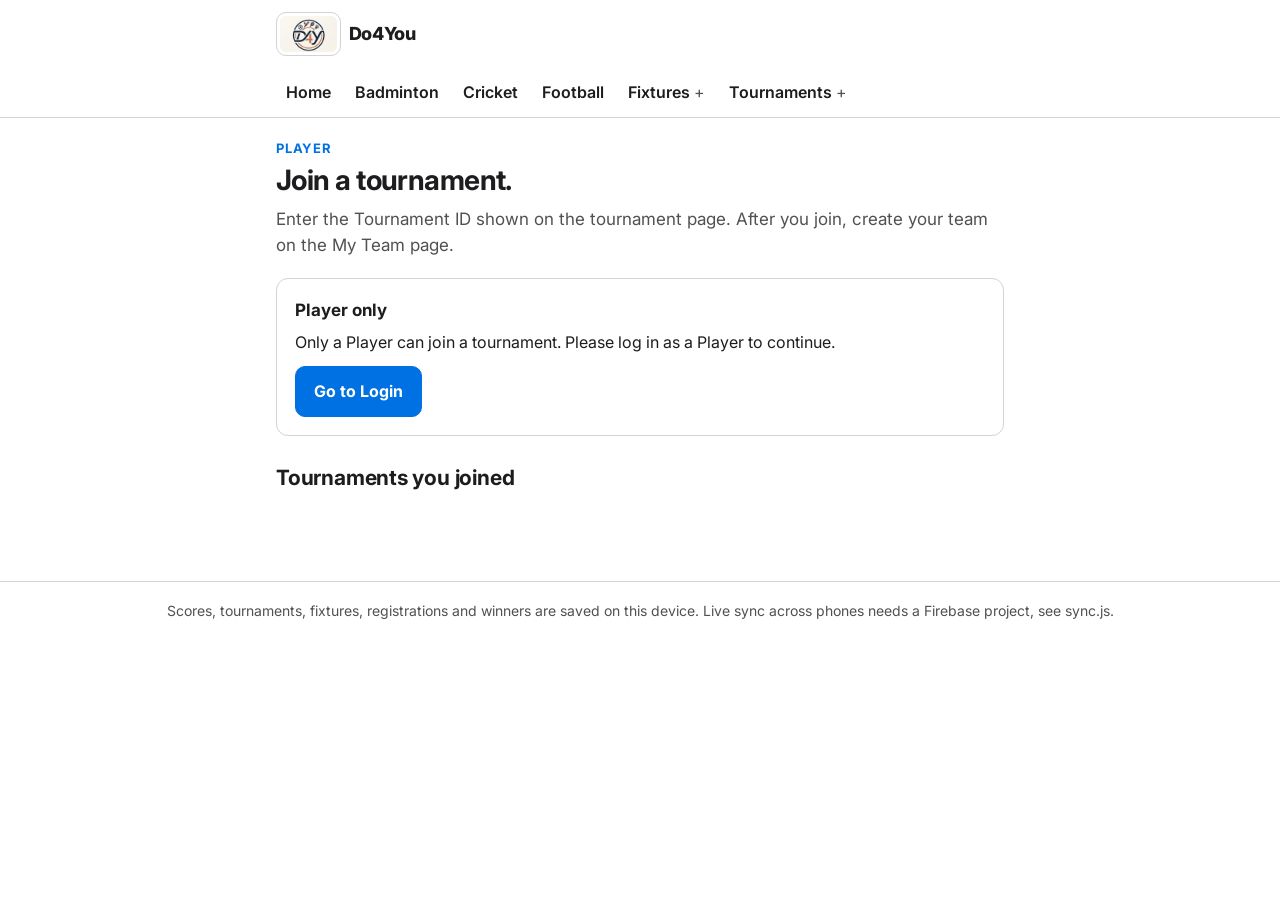
<file: join-tournament.html>
<!DOCTYPE html>
<html lang="en">
<head>
<meta charset="utf-8">
<meta name="viewport" content="width=device-width, initial-scale=1">
<link rel="manifest" href="manifest.json">
<meta name="theme-color" content="#0071E3">
<meta name="mobile-web-app-capable" content="yes">
<meta name="apple-mobile-web-app-capable" content="yes">
<meta name="apple-mobile-web-app-title" content="Do4You">
<link rel="apple-touch-icon" href="icon-192.png">
<link rel="icon" href="icon-192.png">
<title>Join Tournament, Do4You</title>
<link rel="preconnect" href="https://fonts.googleapis.com">
<link rel="preconnect" href="https://fonts.gstatic.com" crossorigin>
<link href="https://fonts.googleapis.com/css2?family=Inter:wght@400;600;700;800&display=swap" rel="stylesheet">
<link rel="stylesheet" href="style.css">
</head>
<body>
<header class="site-header">
  <div class="header-inner">
    <a class="brand" href="index.html"><img src="logo.png" alt="" class="brand-mark"> Do4You</a>
    <button class="menu-btn" id="menuBtn" type="button">Menu</button>
  </div>
  <nav class="site-nav" id="siteNav">
    <a href="index.html">Home</a>
    <a href="badminton-fixtures.html">Badminton</a>
    <a href="cricket-fixtures.html">Cricket</a>
    <a href="football-fixtures.html">Football</a>
    <details class="nav-drop">
      <summary>Fixtures</summary>
      <div class="nav-drop-menu">
        <a href="badminton-fixtures.html">Badminton Fixtures</a>
        <a href="cricket-fixtures.html">Cricket Fixtures</a>
        <a href="football-fixtures.html">Football Fixtures</a>
      </div>
    </details>
    <details class="nav-drop nav-tournaments">
      <summary>Tournaments</summary>
      <div class="nav-drop-menu">
        <a href="badminton-tournaments.html">Badminton Tournaments</a>
        <a href="cricket-tournaments.html">Cricket Tournaments</a>
        <a href="football-tournaments.html">Football Tournaments</a>
      </div>
    </details>
    <a href="join-tournament.html" class="nav-player active">Join Tournament</a>
    <a href="my-team.html" class="nav-player">My Team</a>
    <span class="nav-user hidden" id="navUser"><span id="navUserText"></span> <button type="button" id="navLogout">Log out</button></span>
  </nav>
</header>

<main class="page">
  <div class="page-head">
    <p class="eyebrow">Player</p>
    <h1>Join a tournament.</h1>
    <p class="lead">Enter the Tournament ID shown on the tournament page. After you join, create your team on the My Team page.</p>
  </div>

  <div class="card hidden" id="joinGate">
    <h3>Player only</h3>
    <p>Only a Player can join a tournament. Please log in as a Player to continue.</p>
    <a class="btn" href="login.html">Go to Login</a>
  </div>

  <form id="joinForm" class="card">
    <label for="joinCode">Tournament ID</label>
    <input type="text" id="joinCode" placeholder="Example: AU26-BDM-01" autocomplete="off">
    <p class="help">The ID is shown on the tournament page, under the tournament name.</p>
    <div class="btn-row">
      <button class="btn" type="submit">Join tournament</button>
    </div>
    <p class="toast hidden" id="joinMsg"></p>
  </form>

  <div class="success-box hidden" id="joinDone">
    <p id="joinDoneText"></p>
    <div class="btn-row">
      <a class="btn" id="joinTeamLink" href="my-team.html">Create my team</a>
    </div>
  </div>

  <h2>Tournaments you joined</h2>
  <div id="joinedList"></div>
</main>

<footer>Scores, tournaments, fixtures, registrations and winners are saved on this device. Live sync across phones needs a Firebase project, see sync.js.</footer>
<script src="firebase-config.js"></script>
<script src="sync.js"></script>
<script src="app.js"></script>
</body>
</html>
</file>
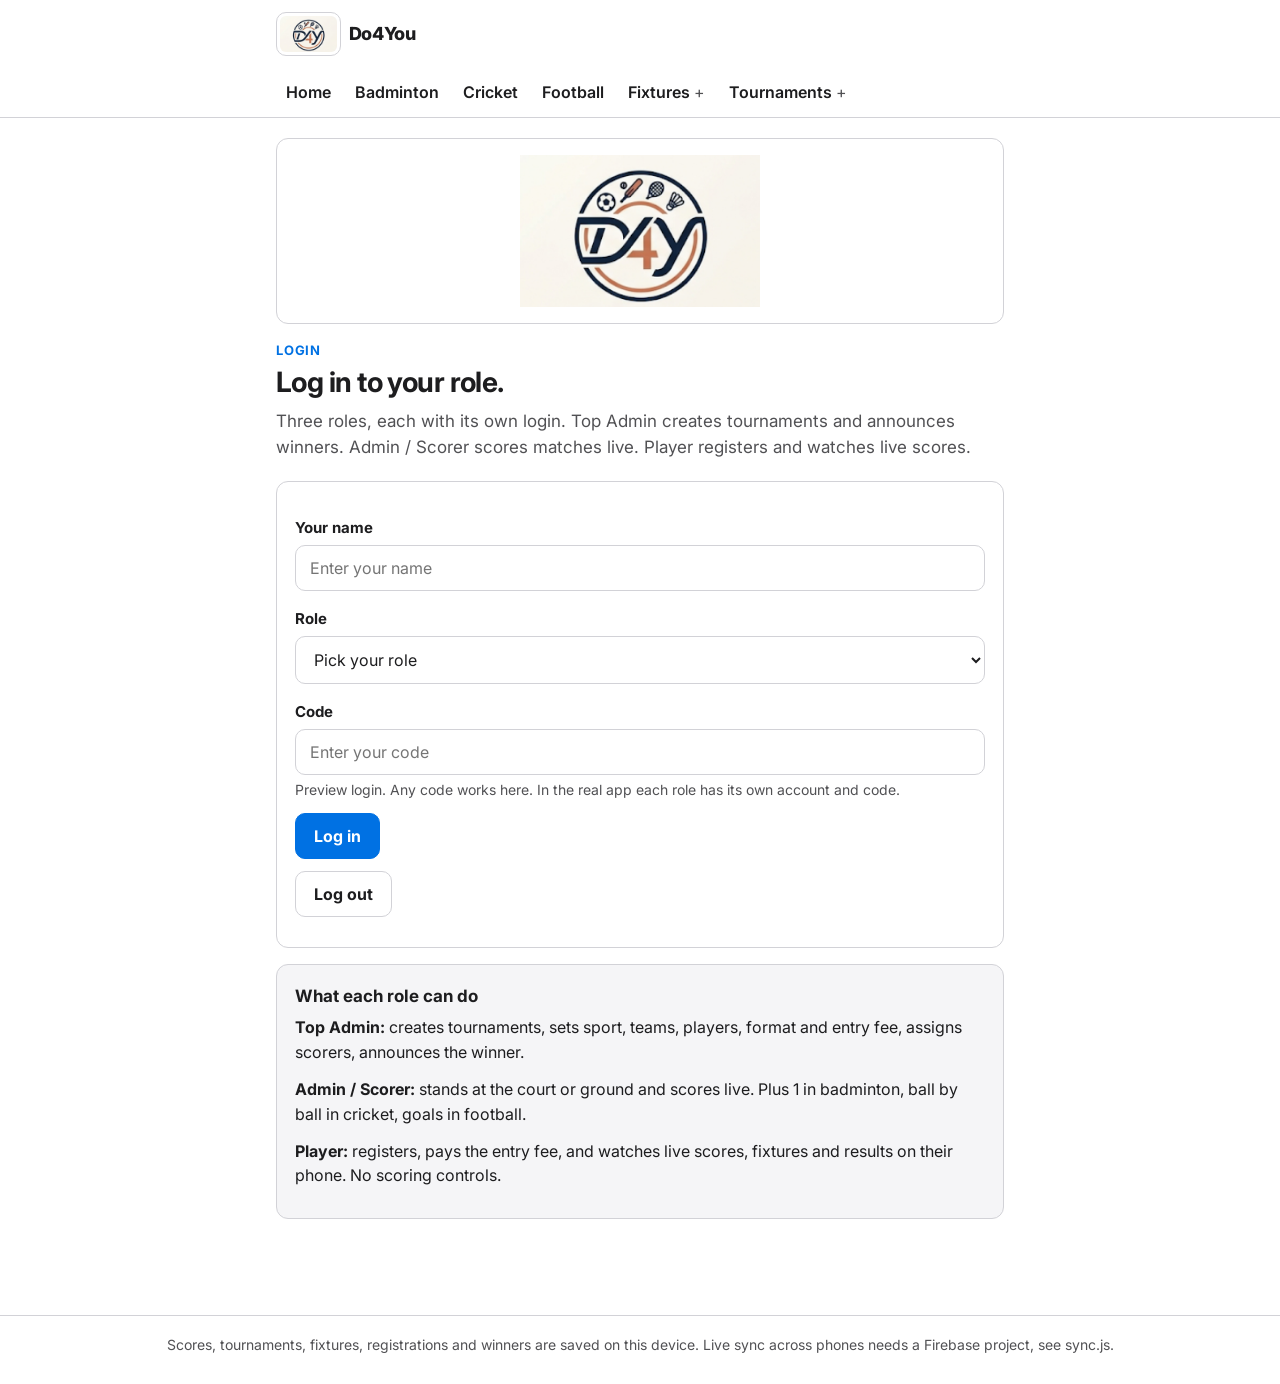
<file: login.html>
<!DOCTYPE html>
<html lang="en">
<head>
<meta charset="utf-8">
<meta name="viewport" content="width=device-width, initial-scale=1">
<link rel="manifest" href="manifest.json">
<meta name="theme-color" content="#0071E3">
<meta name="mobile-web-app-capable" content="yes">
<meta name="apple-mobile-web-app-capable" content="yes">
<meta name="apple-mobile-web-app-title" content="Do4You">
<link rel="apple-touch-icon" href="icon-192.png">
<link rel="icon" href="icon-192.png">
<title>Login, Do4You</title>
<link rel="preconnect" href="https://fonts.googleapis.com">
<link rel="preconnect" href="https://fonts.gstatic.com" crossorigin>
<link href="https://fonts.googleapis.com/css2?family=Inter:wght@400;600;700;800&display=swap" rel="stylesheet">
<link rel="stylesheet" href="style.css">
</head>
<body>
<header class="site-header">
  <div class="header-inner">
    <a class="brand" href="index.html"><img src="logo.png" alt="" class="brand-mark"> Do4You</a>
    <button class="menu-btn" id="menuBtn" type="button">Menu</button>
  </div>
  <nav class="site-nav" id="siteNav">
    <a href="index.html">Home</a>
    <a href="badminton-fixtures.html">Badminton</a>
    <a href="cricket-fixtures.html">Cricket</a>
    <a href="football-fixtures.html">Football</a>
    <details class="nav-drop">
      <summary>Fixtures</summary>
      <div class="nav-drop-menu">
        <a href="badminton-fixtures.html">Badminton Fixtures</a>
        <a href="cricket-fixtures.html">Cricket Fixtures</a>
        <a href="football-fixtures.html">Football Fixtures</a>
      </div>
    </details>
    <details class="nav-drop nav-tournaments">
      <summary>Tournaments</summary>
      <div class="nav-drop-menu">
        <a href="badminton-tournaments.html">Badminton Tournaments</a>
        <a href="cricket-tournaments.html">Cricket Tournaments</a>
        <a href="football-tournaments.html">Football Tournaments</a>
      </div>
    </details>
    <a href="join-tournament.html" class="nav-player">Join Tournament</a>
    <a href="my-team.html" class="nav-player">My Team</a>
    <span class="nav-user hidden" id="navUser"><span id="navUserText"></span> <button type="button" id="navLogout">Log out</button></span>
  </nav>
</header>

<main class="page">
  <div class="page-head">
    <div class="logo-card"><img src="logo.png" alt="Do4You" class="logo-lockup"></div>
    <p class="eyebrow">Login</p>
    <h1>Log in to your role.</h1>
    <p class="lead">Three roles, each with its own login. Top Admin creates tournaments and announces winners. Admin / Scorer scores matches live. Player registers and watches live scores.</p>
  </div>

  <div class="card">
    <div class="success-box hidden" id="loginStatus"></div>
    <form id="loginForm">
      <label for="loginName">Your name</label>
      <input type="text" id="loginName" placeholder="Enter your name" autocomplete="name">

      <label for="loginRole">Role</label>
      <select id="loginRole">
        <option value="">Pick your role</option>
        <option value="top-admin">Top Admin</option>
        <option value="scorer">Admin / Scorer</option>
        <option value="player">Player</option>
      </select>

      <label for="loginCode">Code</label>
      <input type="password" id="loginCode" placeholder="Enter your code" autocomplete="current-password">
      <p class="help">Preview login. Any code works here. In the real app each role has its own account and code.</p>

      <div class="btn-row">
        <button class="btn" type="submit">Log in</button>
      </div>
      <div class="toast hidden" id="loginMsg"></div>
    </form>
    <div class="btn-row">
      <button class="btn btn-secondary" type="button" id="logoutBtn">Log out</button>
    </div>
  </div>

  <div class="card card-soft">
    <h3>What each role can do</h3>
    <p><strong>Top Admin:</strong> creates tournaments, sets sport, teams, players, format and entry fee, assigns scorers, announces the winner.</p>
    <p><strong>Admin / Scorer:</strong> stands at the court or ground and scores live. Plus 1 in badminton, ball by ball in cricket, goals in football.</p>
    <p><strong>Player:</strong> registers, pays the entry fee, and watches live scores, fixtures and results on their phone. No scoring controls.</p>
  </div>
</main>

<footer>Scores, tournaments, fixtures, registrations and winners are saved on this device. Live sync across phones needs a Firebase project, see sync.js.</footer>
<script src="firebase-config.js"></script>
<script src="sync.js"></script>
<script src="app.js"></script>
</body>
</html>
</file>
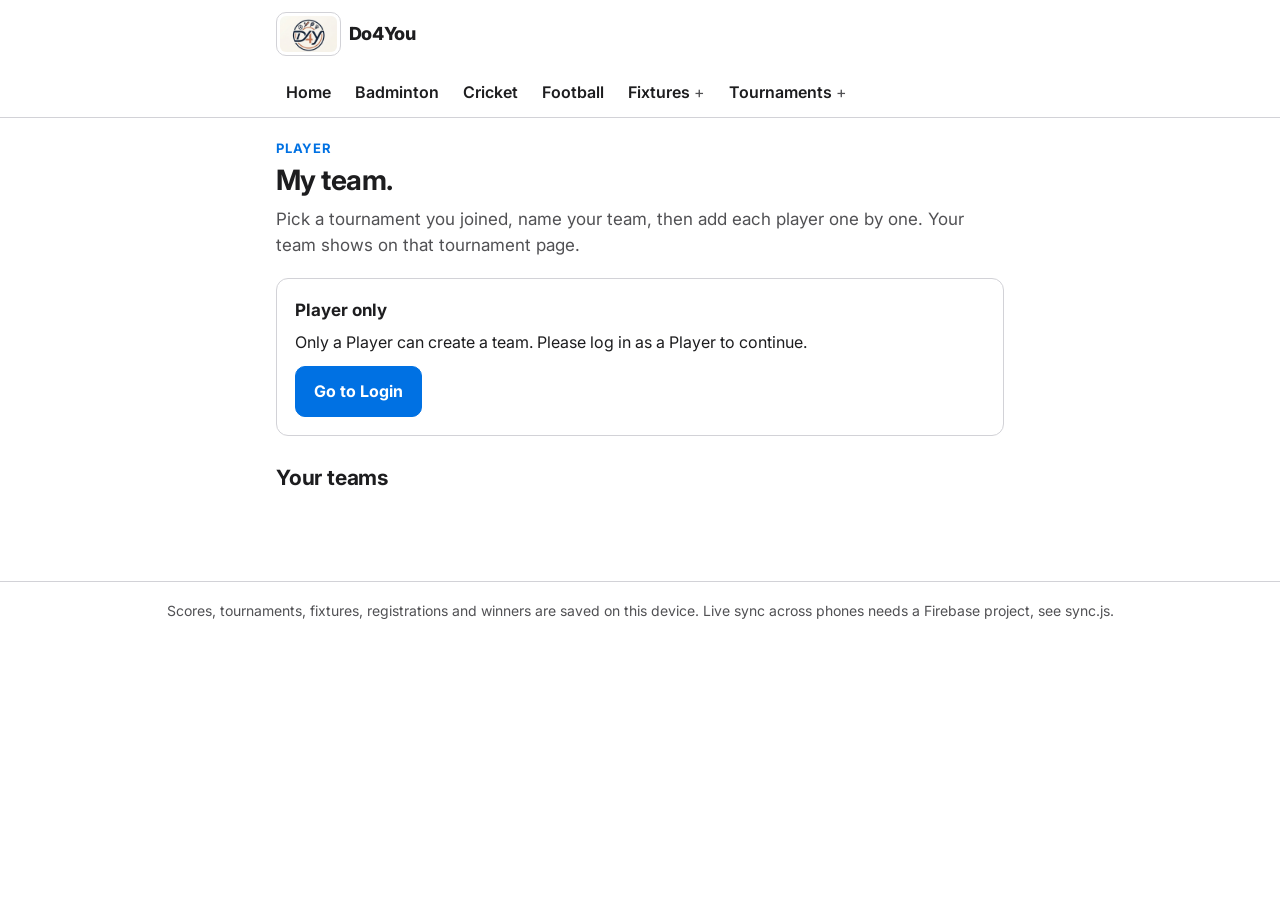
<file: my-team.html>
<!DOCTYPE html>
<html lang="en">
<head>
<meta charset="utf-8">
<meta name="viewport" content="width=device-width, initial-scale=1">
<link rel="manifest" href="manifest.json">
<meta name="theme-color" content="#0071E3">
<meta name="mobile-web-app-capable" content="yes">
<meta name="apple-mobile-web-app-capable" content="yes">
<meta name="apple-mobile-web-app-title" content="Do4You">
<link rel="apple-touch-icon" href="icon-192.png">
<link rel="icon" href="icon-192.png">
<title>My Team, Do4You</title>
<link rel="preconnect" href="https://fonts.googleapis.com">
<link rel="preconnect" href="https://fonts.gstatic.com" crossorigin>
<link href="https://fonts.googleapis.com/css2?family=Inter:wght@400;600;700;800&display=swap" rel="stylesheet">
<link rel="stylesheet" href="style.css">
</head>
<body>
<header class="site-header">
  <div class="header-inner">
    <a class="brand" href="index.html"><img src="logo.png" alt="" class="brand-mark"> Do4You</a>
    <button class="menu-btn" id="menuBtn" type="button">Menu</button>
  </div>
  <nav class="site-nav" id="siteNav">
    <a href="index.html">Home</a>
    <a href="badminton-fixtures.html">Badminton</a>
    <a href="cricket-fixtures.html">Cricket</a>
    <a href="football-fixtures.html">Football</a>
    <details class="nav-drop">
      <summary>Fixtures</summary>
      <div class="nav-drop-menu">
        <a href="badminton-fixtures.html">Badminton Fixtures</a>
        <a href="cricket-fixtures.html">Cricket Fixtures</a>
        <a href="football-fixtures.html">Football Fixtures</a>
      </div>
    </details>
    <details class="nav-drop nav-tournaments">
      <summary>Tournaments</summary>
      <div class="nav-drop-menu">
        <a href="badminton-tournaments.html">Badminton Tournaments</a>
        <a href="cricket-tournaments.html">Cricket Tournaments</a>
        <a href="football-tournaments.html">Football Tournaments</a>
      </div>
    </details>
    <a href="join-tournament.html" class="nav-player">Join Tournament</a>
    <a href="my-team.html" class="nav-player active">My Team</a>
    <span class="nav-user hidden" id="navUser"><span id="navUserText"></span> <button type="button" id="navLogout">Log out</button></span>
  </nav>
</header>

<main class="page">
  <div class="page-head">
    <p class="eyebrow">Player</p>
    <h1>My team.</h1>
    <p class="lead">Pick a tournament you joined, name your team, then add each player one by one. Your team shows on that tournament page.</p>
  </div>

  <div class="card hidden" id="teamGate">
    <h3>Player only</h3>
    <p>Only a Player can create a team. Please log in as a Player to continue.</p>
    <a class="btn" href="login.html">Go to Login</a>
  </div>

  <form id="teamForm" class="card">
    <label for="teamTournament">Tournament you joined</label>
    <select id="teamTournament"></select>

    <label for="teamName">Team name</label>
    <input type="text" id="teamName" placeholder="Enter your team name">

    <label for="teamPlayerName">Add a player</label>
    <input type="text" id="teamPlayerName" placeholder="Enter a player name">
    <div class="btn-row">
      <button class="btn btn-secondary" type="button" id="teamAddPlayer">Add player</button>
    </div>
    <div id="teamPlayersList"></div>

    <div class="btn-row">
      <button class="btn" type="submit">Save team</button>
    </div>
    <p class="toast hidden" id="teamMsg"></p>
  </form>

  <h2>Your teams</h2>
  <div id="myTeamsList"></div>
</main>

<footer>Scores, tournaments, fixtures, registrations and winners are saved on this device. Live sync across phones needs a Firebase project, see sync.js.</footer>
<script src="firebase-config.js"></script>
<script src="sync.js"></script>
<script src="app.js"></script>
</body>
</html>
</file>
<file: style.css>
/* Do4You - shared styles. Flat design law: white #FFFFFF, ink #1D1D1F, blue #0071E3, Inter. No purple, no gradients, no glow, no emoji icons, no em dashes. */

:root {
  --white: #FFFFFF;
  --ink: #1D1D1F;
  --blue: #0071E3;
  --blue-dark: #005BB5;
  --muted: #515154;
  --line: #D2D2D7;
  --soft: #F5F5F7;
  --green: #1E7A34;
  --yellow: #F5C518;
  --red: #D92D20;
  --radius: 12px;
}

* { box-sizing: border-box; }

html { -webkit-text-size-adjust: 100%; }

body {
  margin: 0;
  background: var(--white);
  color: var(--ink);
  font-family: 'Inter', -apple-system, BlinkMacSystemFont, 'Segoe UI', Roboto, Helvetica, Arial, sans-serif;
  font-size: 16px;
  line-height: 1.55;
}

a { color: var(--blue); text-decoration: none; }
a:hover { text-decoration: underline; }

h1 { font-size: 28px; line-height: 1.2; margin: 0 0 8px 0; letter-spacing: -0.02em; }
h2 { font-size: 21px; line-height: 1.3; margin: 28px 0 10px 0; letter-spacing: -0.01em; }
h3 { font-size: 17px; margin: 0 0 6px 0; }
p { margin: 0 0 12px 0; }
.lead { color: var(--muted); font-size: 17px; }

/* Header and navigation */
.site-header {
  position: sticky;
  top: 0;
  z-index: 50;
  background: var(--white);
  border-bottom: 1px solid var(--line);
}
.header-inner {
  max-width: 760px;
  margin: 0 auto;
  padding: 12px 16px;
  display: flex;
  align-items: center;
  gap: 12px;
}
.brand {
  font-weight: 800;
  font-size: 18px;
  color: var(--ink);
  letter-spacing: -0.02em;
  white-space: nowrap;
}
.brand:hover { text-decoration: none; }
.menu-btn {
  margin-left: auto;
  background: var(--white);
  color: var(--ink);
  border: 1px solid var(--line);
  border-radius: 8px;
  padding: 8px 14px;
  font-size: 15px;
  font-weight: 600;
  font-family: inherit;
  cursor: pointer;
}
.site-nav {
  display: none;
  border-top: 1px solid var(--line);
  background: var(--white);
  padding: 6px 16px 12px 16px;
}
.site-nav.open { display: block; }
.site-nav a, .site-nav summary {
  display: block;
  padding: 10px 2px;
  color: var(--ink);
  font-size: 16px;
  font-weight: 600;
}
.site-nav a:hover { color: var(--blue); text-decoration: none; }
.site-nav a.active { color: var(--blue); }
.nav-drop { border: 0; padding: 0; margin: 0; }
.nav-drop summary {
  list-style: none;
  cursor: pointer;
  padding: 10px 2px;
  font-weight: 600;
}
.nav-drop summary::-webkit-details-marker { display: none; }
.nav-drop summary::after { content: "  +"; color: var(--muted); font-weight: 400; }
.nav-drop[open ] summary::after { content: "  -"; }
.nav-drop-menu { padding-left: 14px; }
.nav-drop-menu a { font-weight: 500; color: var(--muted); padding: 8px 2px; }
.nav-user {
  display: block;
  padding: 10px 2px;
  font-size: 14px;
  color: var(--muted);
  border-top: 1px solid var(--line);
  margin-top: 6px;
}
.nav-user button {
  background: none;
  border: 0;
  padding: 0;
  color: var(--blue);
  font-size: 14px;
  font-weight: 600;
  font-family: inherit;
  cursor: pointer;
}

@media (min-width: 760px) {
  .menu-btn { display: none; }
  .site-nav {
    display: flex;
    align-items: center;
    gap: 4px;
    border-top: 0;
    padding: 0 16px;
    max-width: 760px;
    margin: 0 auto;
    flex-wrap: wrap;
  }
  .site-nav a, .site-nav summary { padding: 12px 10px; }
  .nav-drop { position: relative; }
  .nav-drop-menu {
    position: absolute;
    top: 100%;
    left: 0;
    background: var(--white);
    border: 1px solid var(--line);
    border-radius: 10px;
    padding: 6px;
    min-width: 210px;
    z-index: 60;
  }
  .nav-drop-menu a { padding: 8px 10px; border-radius: 6px; }
  .nav-drop-menu a:hover { background: var(--soft); }
  .nav-user { border-top: 0; margin: 0 0 0 auto; padding: 12px 4px; }
}

/* Page layout */
.page {
  max-width: 760px;
  margin: 0 auto;
  padding: 20px 16px 48px 16px;
}
.page-head { margin-bottom: 20px; }
.eyebrow {
  font-size: 13px;
  font-weight: 700;
  letter-spacing: 0.06em;
  text-transform: uppercase;
  color: var(--blue);
  margin: 0 0 6px 0;
}
.meta { color: var(--muted); font-size: 15px; }

.chip-row { display: flex; flex-wrap: wrap; gap: 8px; margin: 14px 0; }
.chip {
  display: inline-block;
  border: 1px solid var(--line);
  border-radius: 8px;
  padding: 6px 12px;
  font-size: 14px;
  font-weight: 600;
  color: var(--ink);
  background: var(--white);
}
.chip-live { color: var(--red); border-color: var(--line); }
.dot {
  display: inline-block;
  width: 8px;
  height: 8px;
  border-radius: 50%;
  background: var(--red);
  margin-right: 6px;
  vertical-align: 1px;
}

/* Cards */
.card {
  background: var(--white);
  border: 1px solid var(--line);
  border-radius: var(--radius);
  padding: 18px;
  margin: 0 0 16px 0;
}
.card-soft { background: var(--soft); border-color: var(--line); }
.sport-grid { display: grid; grid-template-columns: 1fr; gap: 12px; }
@media (min-width: 560px) { .sport-grid { grid-template-columns: 1fr 1fr 1fr; } }
.sport-card {
  display: block;
  border: 1px solid var(--line);
  border-radius: var(--radius);
  padding: 18px;
  color: var(--ink);
}
.sport-card:hover { border-color: var(--blue); text-decoration: none; }
.sport-card h3 { font-size: 18px; margin-bottom: 4px; }
.sport-card p { color: var(--muted); font-size: 14px; margin: 0; }
.sport-card .go { color: var(--blue); font-weight: 700; font-size: 14px; display: block; margin-top: 10px; }

/* Buttons: one primary style, one secondary style */
.btn {
  display: inline-block;
  background: var(--blue);
  color: var(--white);
  border: 1px solid var(--blue);
  border-radius: 10px;
  padding: 12px 18px;
  font-size: 16px;
  font-weight: 700;
  font-family: inherit;
  cursor: pointer;
  text-align: center;
}
.btn:hover { background: var(--blue-dark); text-decoration: none; }
.btn:disabled { opacity: 0.45; cursor: default; }
.btn-secondary {
  background: var(--white);
  color: var(--ink);
  border: 1px solid var(--line);
}
.btn-secondary:hover { background: var(--soft); }
.btn-block { display: block; width: 100%; }
.btn-row { display: flex; flex-wrap: wrap; gap: 10px; margin: 12px 0; }

/* Scoreboard */
.scoreboard {
  display: grid;
  grid-template-columns: 1fr auto 1fr;
  gap: 10px;
  align-items: stretch;
  margin: 14px 0;
}
.player-card {
  border: 1px solid var(--line);
  border-radius: var(--radius);
  padding: 16px 12px;
  text-align: center;
}
.player-card.serving { border: 2px solid var(--blue); }
.player-name { font-weight: 700; font-size: 16px; }
.player-score { font-size: 52px; font-weight: 800; line-height: 1.05; letter-spacing: -0.03em; }
.player-sub { color: var(--muted); font-size: 13px; margin-top: 4px; }
.serve-tag {
  display: inline-block;
  font-size: 11px;
  font-weight: 800;
  letter-spacing: 0.08em;
  color: var(--blue);
  margin-top: 6px;
}
.vs { align-self: center; color: var(--muted); font-weight: 700; }
.serve-line {
  background: var(--soft);
  border: 1px solid var(--line);
  border-radius: 10px;
  padding: 12px 14px;
  font-size: 15px;
  margin: 12px 0;
}
.serve-line strong { color: var(--blue); }
.note {
  background: #FFF8E1;
  border: 1px solid #F0D98C;
  border-radius: 10px;
  padding: 12px 14px;
  font-size: 14px;
  color: var(--ink);
  margin: 12px 0;
}
.empty {
  border: 1px dashed var(--line);
  border-radius: var(--radius);
  padding: 22px 18px;
  text-align: center;
  color: var(--muted);
  margin: 0 0 16px 0;
}
.empty strong { color: var(--ink); display: block; font-size: 16px; margin-bottom: 4px; }

/* Court diagram */
.court-wrap { margin: 8px 0; }
.court-svg { width: 100%; max-width: 360px; display: block; margin: 0 auto; height: auto; }
.legend { display: flex; flex-wrap: wrap; gap: 16px; justify-content: center; font-size: 14px; color: var(--muted); margin-top: 8px; }
.swatch { display: inline-block; width: 14px; height: 14px; border-radius: 4px; margin-right: 6px; vertical-align: -2px; }
.swatch-blue { background: var(--blue); }
.swatch-yellow { background: var(--yellow); }
.toggle-row { display: flex; gap: 8px; margin: 12px 0; }
.toggle-btn {
  flex: 1;
  background: var(--white);
  color: var(--ink);
  border: 1px solid var(--line);
  border-radius: 10px;
  padding: 10px;
  font-size: 15px;
  font-weight: 700;
  font-family: inherit;
  cursor: pointer;
}
.toggle-btn.on { background: var(--ink); color: var(--white); border-color: var(--ink); }

/* Tables */
table.score-table { width: 100%; border-collapse: collapse; font-size: 15px; }
.score-table th, .score-table td { text-align: left; padding: 8px 4px; border-bottom: 1px solid var(--line); }
.score-table th { color: var(--muted); font-size: 13px; font-weight: 600; }
.score-table td.num, .score-table th.num { text-align: right; }
.score-table tr:last-child td { border-bottom: 0; }

/* Ball chips */
.chips { display: flex; flex-wrap: wrap; gap: 8px; margin: 10px 0; }
.ball-chip {
  width: 34px; height: 34px;
  border-radius: 50%;
  border: 1px solid var(--line);
  display: inline-flex; align-items: center; justify-content: center;
  font-size: 14px; font-weight: 700;
  background: var(--white);
}
.ball-chip.four { background: var(--blue); color: var(--white); border-color: var(--blue); }
.ball-chip.six { background: var(--ink); color: var(--white); border-color: var(--ink); }
.ball-chip.wicket { background: var(--red); color: var(--white); border-color: var(--red); }

/* Timeline */
.timeline { list-style: none; margin: 0; padding: 0; }
.timeline li { padding: 10px 0; border-bottom: 1px solid var(--line); font-size: 15px; }
.timeline li:last-child { border-bottom: 0; }
.timeline .min { font-weight: 800; color: var(--ink); display: inline-block; min-width: 44px; }
.big-score { font-size: 56px; font-weight: 800; letter-spacing: -0.03em; line-height: 1; text-align: center; }
.match-teams { text-align: center; font-size: 18px; font-weight: 700; margin: 6px 0 2px 0; }
.match-sub { text-align: center; color: var(--muted); font-size: 14px; margin-bottom: 10px; }

/* Forms */
form label { display: block; font-weight: 700; font-size: 15px; margin: 16px 0 6px 0; }
input[type="text"], input[type="number"], input[type="date"], input[type="url"], input[type="password"], select, textarea {
  width: 100%;
  border: 1px solid var(--line);
  border-radius: 10px;
  padding: 12px 14px;
  font-size: 16px;
  font-family: inherit;
  color: var(--ink);
  background: var(--white);
}
input:focus, select:focus, textarea:focus { outline: 2px solid var(--blue); outline-offset: 1px; border-color: var(--blue); }
.radio-row { display: flex; flex-wrap: wrap; gap: 10px; }
.radio-pill {
  border: 1px solid var(--line);
  border-radius: 10px;
  padding: 10px 16px;
  font-weight: 700;
  cursor: pointer;
  background: var(--white);
}
.radio-pill input { margin-right: 6px; }
.sport-pick { display: grid; grid-template-columns: 1fr 1fr 1fr; gap: 10px; }
.sport-pick button {
  border: 1px solid var(--line);
  background: var(--white);
  border-radius: 10px;
  padding: 14px 8px;
  font-size: 15px;
  font-weight: 700;
  font-family: inherit;
  cursor: pointer;
  color: var(--ink);
}
.sport-pick button.on { background: var(--ink); color: var(--white); border-color: var(--ink); }
.help { color: var(--muted); font-size: 14px; font-weight: 400; margin-top: 4px; }
.hidden { display: none !important; }
.toast {
  background: var(--ink);
  color: var(--white);
  border-radius: 10px;
  padding: 14px 16px;
  font-size: 15px;
  font-weight: 600;
  margin: 12px 0;
}
.success-box {
  background: var(--soft);
  border: 1px solid var(--line);
  border-radius: var(--radius);
  padding: 18px;
  margin: 12px 0;
}

/* Fixture and tournament rows */
.row-item {
  display: flex;
  gap: 12px;
  align-items: flex-start;
  border: 1px solid var(--line);
  border-radius: var(--radius);
  padding: 16px;
  margin: 0 0 12px 0;
}
.row-time { font-weight: 800; font-size: 14px; color: var(--muted); min-width: 74px; padding-top: 2px; }
.row-main { flex: 1; }
.row-main h3 { font-size: 17px; }
.row-main p { color: var(--muted); font-size: 14px; margin: 2px 0 0 0; }
.tag {
  display: inline-block;
  font-size: 12px;
  font-weight: 800;
  letter-spacing: 0.05em;
  border-radius: 6px;
  padding: 3px 8px;
  background: var(--soft);
  color: var(--ink);
}
.tag-live { background: #FDECEA; color: var(--red); }
.tag-open { background: #EAF6EC; color: var(--green); }

footer {
  border-top: 1px solid var(--line);
  margin-top: 32px;
  padding: 18px 16px 28px 16px;
  color: var(--muted);
  font-size: 14px;
  text-align: center;
}

/* Do4You brand: provided logo files, used exactly as supplied. */
.brand { display: inline-flex; align-items: center; gap: 8px; }
.brand-mark { height: 44px; width: auto; display: block; background: var(--white); border: 1px solid var(--line); border-radius: 10px; padding: 3px; }
.logo-card {
  background: var(--white);
  border: 1px solid var(--line);
  border-radius: var(--radius);
  padding: 16px;
  margin: 0 0 16px 0;
  text-align: center;
}
.logo-card .logo-lockup { margin: 0 auto; }
.logo-lockup { width: 240px; max-width: 80%; height: auto; display: block; margin: 0 0 14px 0; }

/* Fixture rows that open a live match. */
a.row-item { color: var(--ink); }
a.row-item:hover { border-color: var(--blue); text-decoration: none; }
a.row-item .row-main h3 { color: var(--ink); }

/* Match access code box on live pages. */
.code-box { border: 2px solid var(--blue); }
.code-box input { margin-bottom: 10px; }
.code-shown { font-size: 15px; }
.code-shown strong { font-size: 18px; letter-spacing: 0.08em; }
.code-msg { font-weight: 700; font-size: 15px; margin: 8px 0 0 0; }
.code-msg.wrong { color: var(--red); }
.code-msg.ok { color: var(--green); }

/* Score animations: a changed number pops big and flashes, so the change cannot be missed. */
@keyframes score-pop {
  0% { transform: scale(1); }
  30% { transform: scale(1.45); }
  100% { transform: scale(1); }
}
@keyframes score-flash {
  0% { background-color: #DCEBFF; }
  100% { background-color: transparent; }
}
.score-pop { display: inline-block; border-radius: 10px; animation: score-pop 0.5s ease-out, score-flash 0.5s ease-out; }
@keyframes chip-in {
  0% { transform: scale(0.3); opacity: 0; }
  60% { transform: scale(1.2); opacity: 1; }
  100% { transform: scale(1); opacity: 1; }
}
.chip-in { animation: chip-in 0.5s ease-out; }
@keyframes slide-in {
  0% { transform: translateY(-8px); opacity: 0; }
  100% { transform: translateY(0); opacity: 1; }
}
.slide-in { animation: slide-in 0.5s ease-out; }

/* Rich score scenes: a small animated strip. A bat or racket swings, the
   ball or cock flies to the scoreboard, then the score changes. Inline SVG
   plus CSS keyframes only, no images. */
.anim-stage {
  border: 1px solid var(--line);
  border-radius: var(--radius);
  background: var(--soft);
  margin: 0 0 12px 0;
  overflow: hidden;
}
.anim-svg { width: 100%; height: auto; display: block; }
#crBoardText, #bmBoardText { opacity: 0; transform-box: fill-box; transform-origin: center; }

/* Cricket: bat swing, then the ball flies to the scoreboard. */
#crBat { transform-box: fill-box; transform-origin: 50% 92%; }
#crBall { transform-box: fill-box; }
#crStumps { transform-box: fill-box; transform-origin: 50% 100%; }
#crBails { transform-box: fill-box; transform-origin: center; }
@keyframes cr-bat-swing {
  0% { transform: rotate(0deg); }
  30% { transform: rotate(-28deg); }
  60% { transform: rotate(40deg); }
  100% { transform: rotate(0deg); }
}
@keyframes cr-ball-four {
  0% { transform: translate(0, 0); }
  30% { transform: translate(85px, -40px); }
  50% { transform: translate(150px, 0); }
  70% { transform: translate(205px, -24px); }
  88% { transform: translate(248px, 0); }
  100% { transform: translate(244px, -48px); }
}
@keyframes cr-ball-six {
  0% { transform: translate(0, 0); }
  35% { transform: translate(95px, -66px); }
  60% { transform: translate(165px, -58px); }
  85% { transform: translate(225px, -44px); }
  100% { transform: translate(244px, -48px); }
}
@keyframes cr-ball-runs {
  0% { transform: translate(0, 0); }
  35% { transform: translate(90px, -26px); }
  55% { transform: translate(150px, 0); }
  80% { transform: translate(205px, -18px); }
  100% { transform: translate(244px, -48px); }
}
@keyframes cr-ball-bowl {
  0% { transform: translate(0, 0); }
  45% { transform: translate(120px, -6px); }
  75% { transform: translate(190px, 0); }
  100% { transform: translate(240px, 0); }
}
@keyframes cr-stumps-fall {
  0% { transform: rotate(0deg) translateY(0); opacity: 1; }
  100% { transform: rotate(68deg) translateY(12px); opacity: 0.5; }
}
@keyframes cr-bail-fly {
  0% { transform: translate(0, 0) rotate(0deg); opacity: 1; }
  40% { transform: translate(-10px, -22px) rotate(-45deg); opacity: 1; }
  100% { transform: translate(-16px, 8px) rotate(-90deg); opacity: 0.6; }
}
@keyframes board-pop {
  0% { opacity: 0; transform: scale(0.5); }
  60% { opacity: 1; transform: scale(1.18); }
  100% { opacity: 1; transform: scale(1); }
}
.anim-four #crBat, .anim-six #crBat, .anim-runs #crBat { animation: cr-bat-swing 0.5s ease-in-out; }
.anim-four #crBall { animation: cr-ball-four 0.9s ease-in 0.15s both; }
.anim-six #crBall { animation: cr-ball-six 1.05s ease-in 0.15s both; }
.anim-runs #crBall { animation: cr-ball-runs 0.8s ease-in 0.15s both; }
.anim-wicket #crBall { animation: cr-ball-bowl 0.7s ease-in both; }
.anim-wicket #crStumps { animation: cr-stumps-fall 0.55s ease-in 0.6s both; }
.anim-wicket #crBails { animation: cr-bail-fly 0.6s ease-in 0.55s both; }
.anim-four #crBoardText { animation: board-pop 0.35s ease-out 0.85s both; }
.anim-six #crBoardText { animation: board-pop 0.35s ease-out 1s both; }
.anim-runs #crBoardText { animation: board-pop 0.35s ease-out 0.75s both; }
.anim-wicket #crBoardText { animation: board-pop 0.35s ease-out 0.65s both; }

/* Badminton: racket swing, then the cock flies to the scoreboard. */
#bmRacket { transform-box: fill-box; transform-origin: 50% 95%; }
#bmCock { transform-box: fill-box; transform-origin: center; }
@keyframes bm-racket-swing {
  0% { transform: rotate(0deg); }
  30% { transform: rotate(-26deg); }
  60% { transform: rotate(38deg); }
  100% { transform: rotate(0deg); }
}
@keyframes bm-cock-fly {
  0% { transform: translate(0, 0) rotate(0deg); }
  40% { transform: translate(110px, -56px) rotate(18deg); }
  70% { transform: translate(185px, -26px) rotate(30deg); }
  100% { transform: translate(236px, -46px) rotate(42deg); }
}
.anim-point #bmRacket { animation: bm-racket-swing 0.5s ease-in-out; }
.anim-point #bmCock { animation: bm-cock-fly 0.85s ease-in 0.15s both; }
.anim-point #bmBoardText { animation: board-pop 0.35s ease-out 0.8s both; }

/* Stickman server on the badminton court. Slides to the new box. */
.court-stick { transition: transform 0.45s ease; }
</file>
